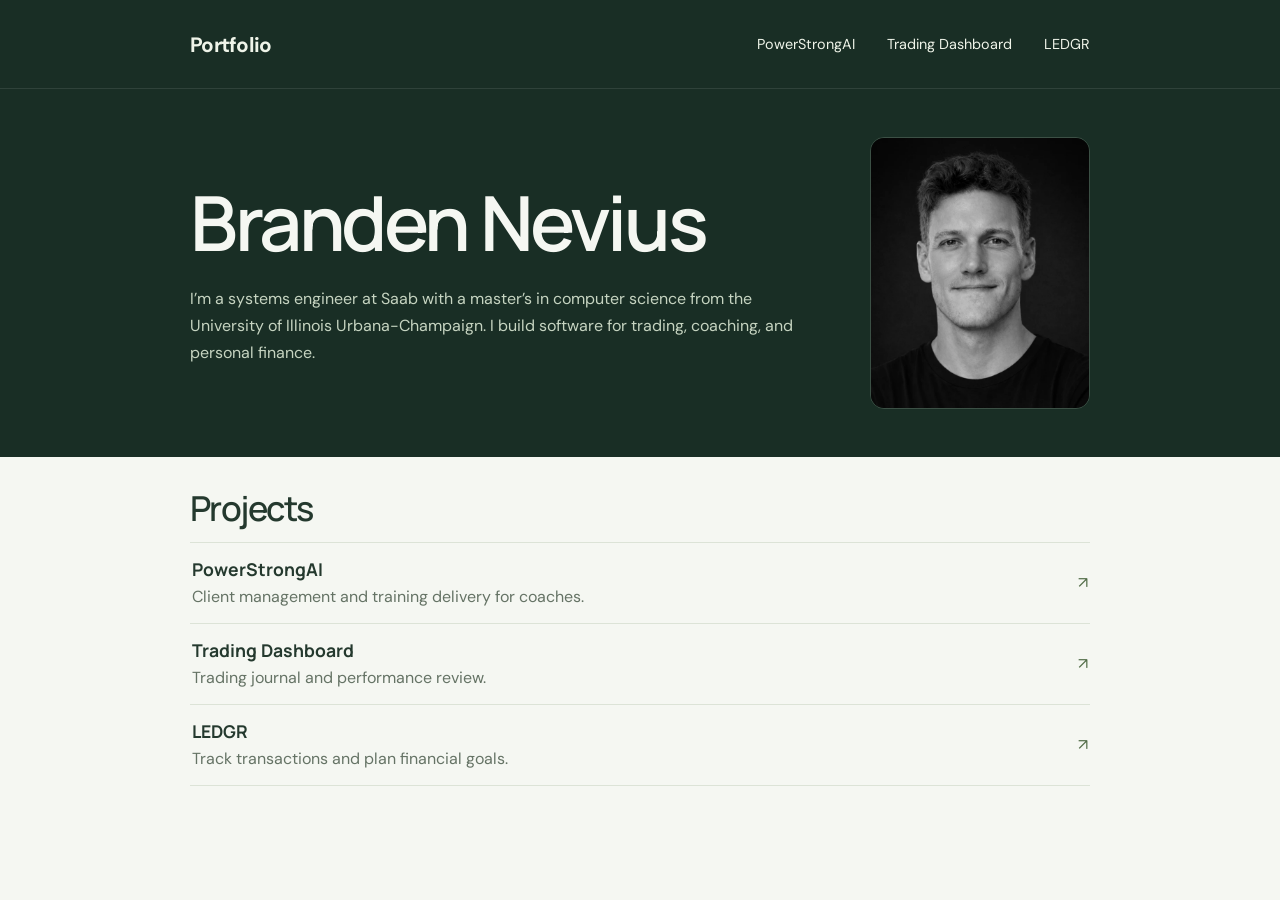
<file: index.html>
<!doctype html>
<html lang="en">
<head>
  <meta charset="utf-8">
  <meta name="viewport" content="width=device-width, initial-scale=1">
  <meta name="theme-color" content="#192e25">
  <meta name="description" content="Branden Nevius, systems engineer. Selected projects in trading, coaching, and personal finance.">
  <title>Branden Nevius | Portfolio</title>
  <link rel="stylesheet" href="powerstrong.css?v=20261126-headshot">
</head>
<body>
  <a class="skip" href="#main">Skip to content</a>
  <header class="site-nav portfolio-nav">
    <div class="wrap nav-inner">
      <a class="brand" href="index.html">Portfolio</a>
      <nav aria-label="Portfolio navigation">
        <a href="powerstrong.html">PowerStrongAI</a>
        <a href="https://monthly-trading-report.vercel.app/journal/branden/dashboard">Trading Dashboard</a>
        <a href="https://ledgr-henna.vercel.app">LEDGR</a>
      </nav>
    </div>
  </header>

  <main id="main">
    <section class="portfolio-intro" id="about" aria-labelledby="about-title">
      <div class="wrap portfolio-content portfolio-intro-layout">
        <div>
          <h1 id="about-title">Branden Nevius</h1>
          <p>I’m a systems engineer at Saab with a master’s in computer science from the University of Illinois Urbana-Champaign. I build software for trading, coaching, and personal finance.</p>
        </div>
        <img class="portfolio-portrait" src="assets/branden-headshot.webp" width="624" height="774" alt="Branden Nevius">
      </div>
    </section>

    <section class="wrap portfolio-content portfolio-projects" id="projects" aria-labelledby="projects-title">
      <h2 id="projects-title">Projects</h2>
      <ul>
        <li>
          <a href="powerstrong.html">
            <span><strong>PowerStrongAI</strong><span>Client management and training delivery for coaches.</span></span>
            <span class="portfolio-arrow" aria-hidden="true">↗</span>
          </a>
        </li>
        <li>
          <a href="https://monthly-trading-report.vercel.app/journal/branden/dashboard">
            <span><strong>Trading Dashboard</strong><span>Trading journal and performance review.</span></span>
            <span class="portfolio-arrow" aria-hidden="true">↗</span>
          </a>
        </li>
        <li>
          <a href="https://ledgr-henna.vercel.app">
            <span><strong>LEDGR</strong><span>Track transactions and plan financial goals.</span></span>
            <span class="portfolio-arrow" aria-hidden="true">↗</span>
          </a>
        </li>
      </ul>
    </section>
  </main>
</body>
</html>
</file>
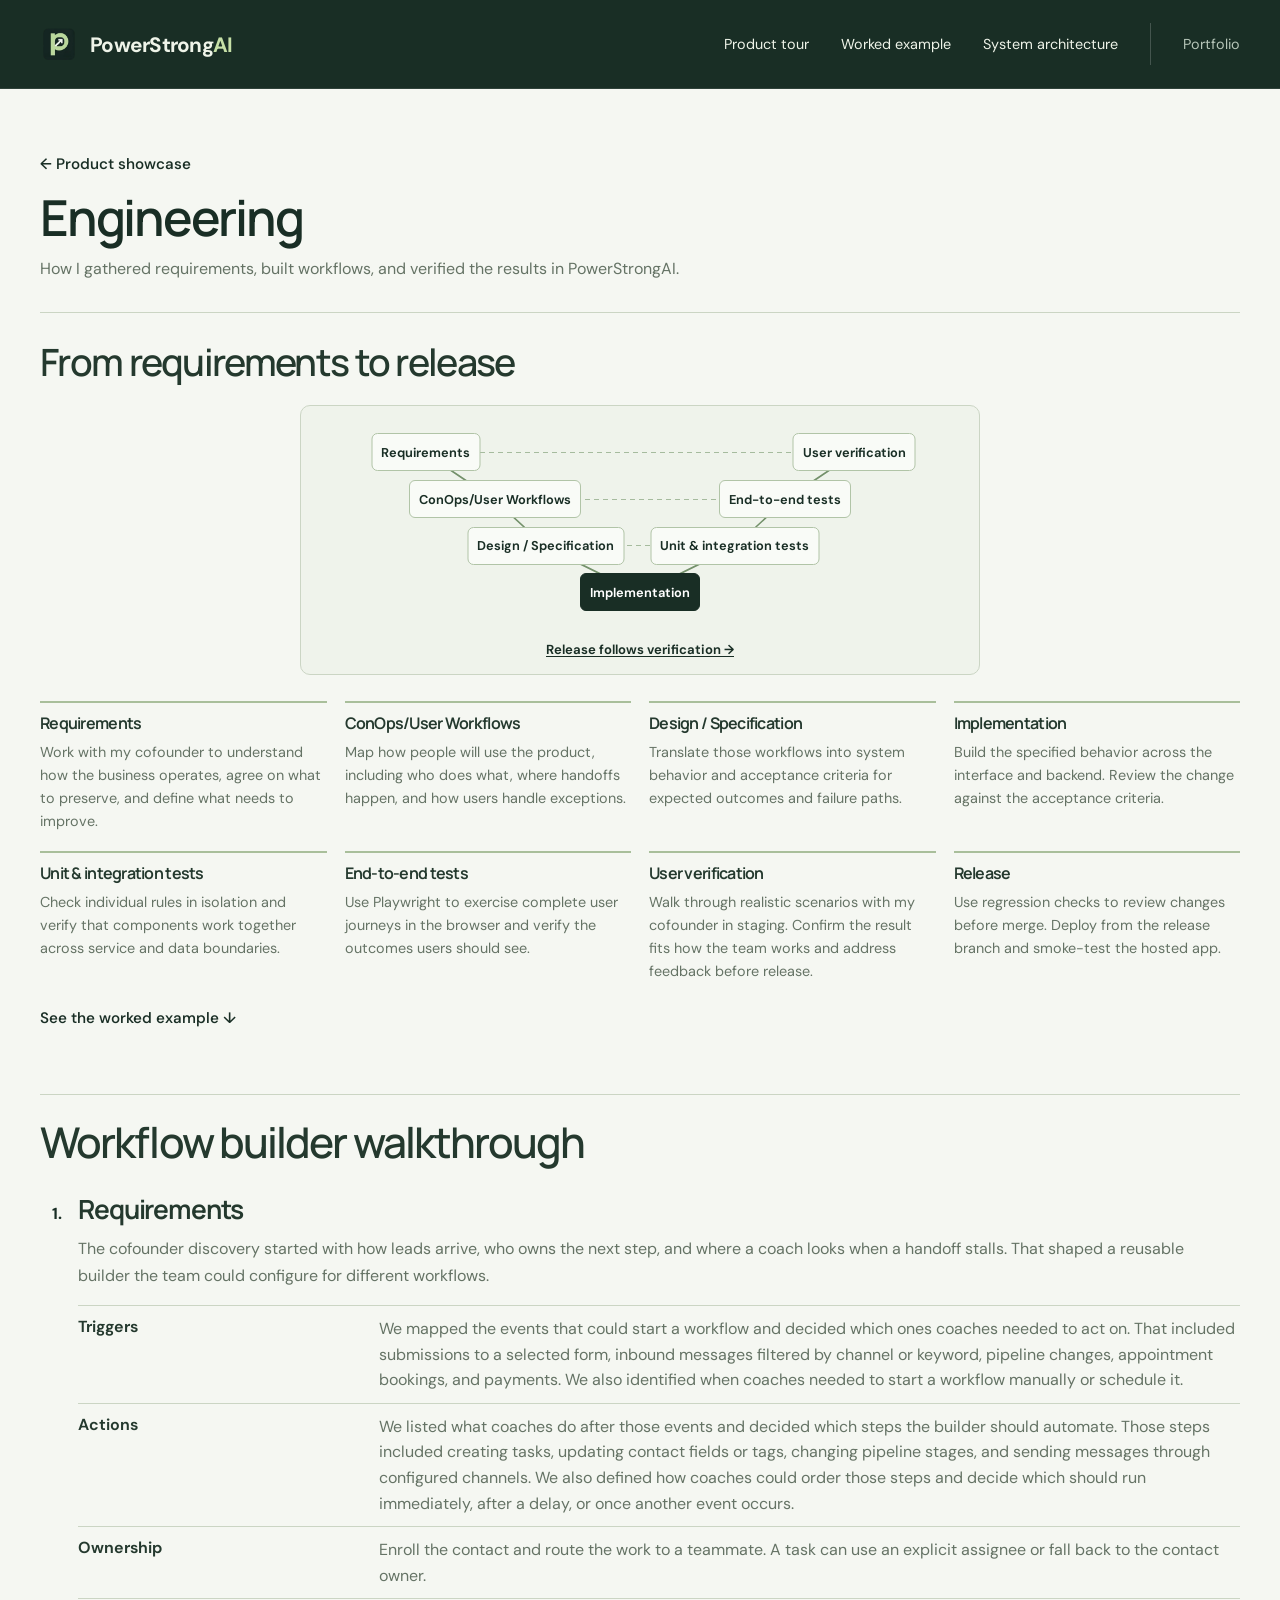
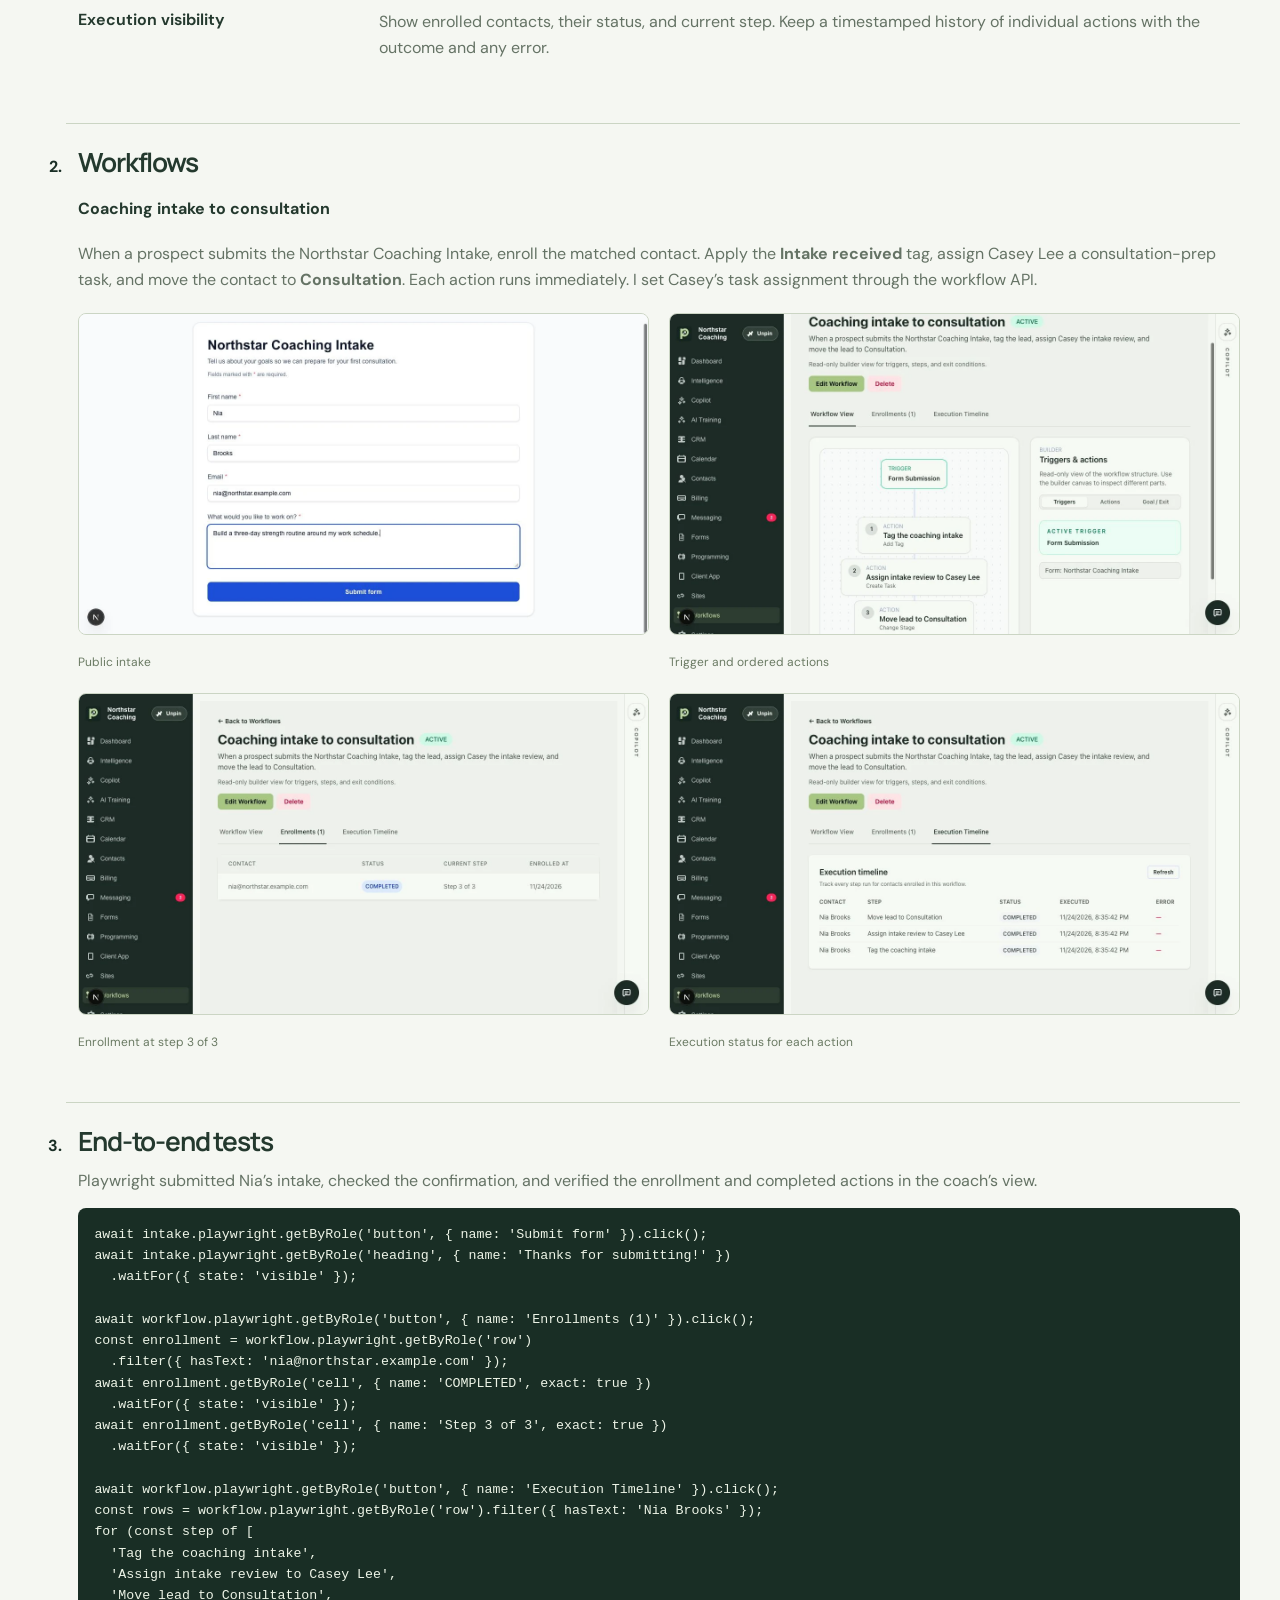
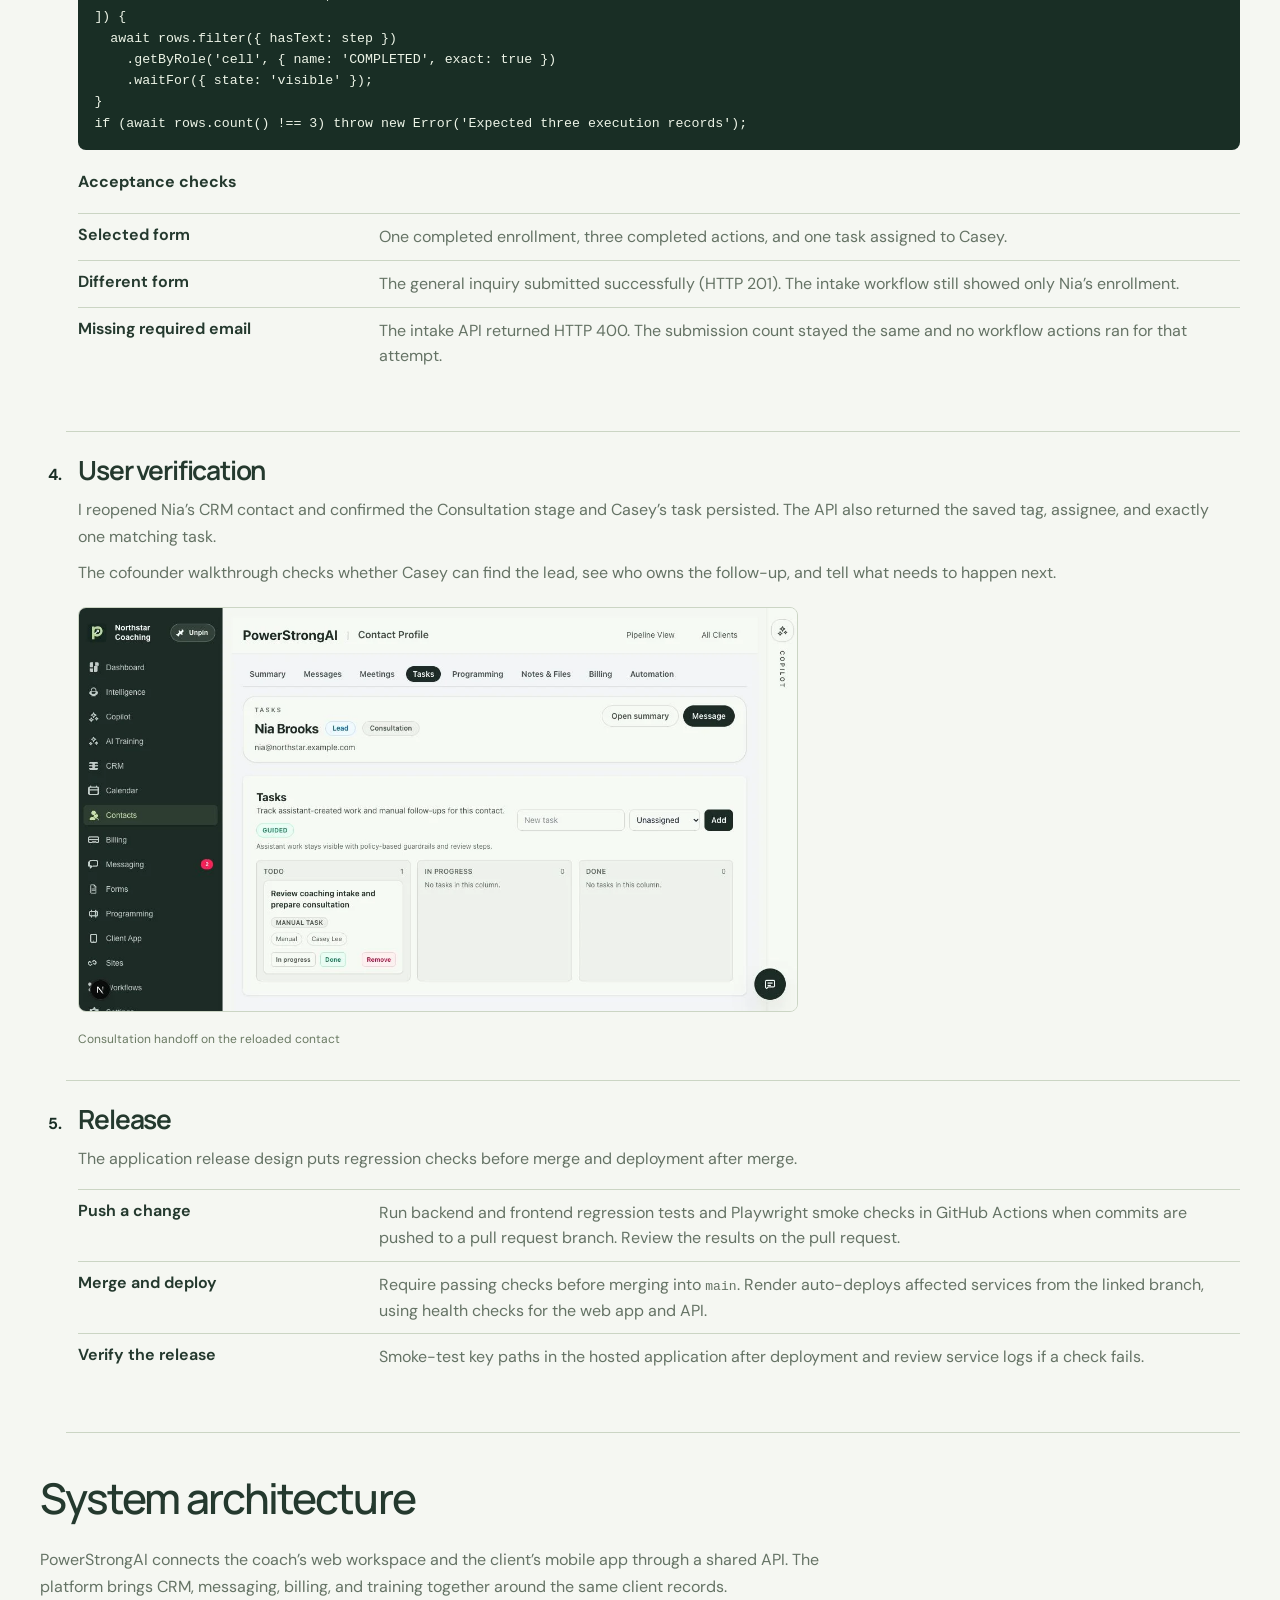
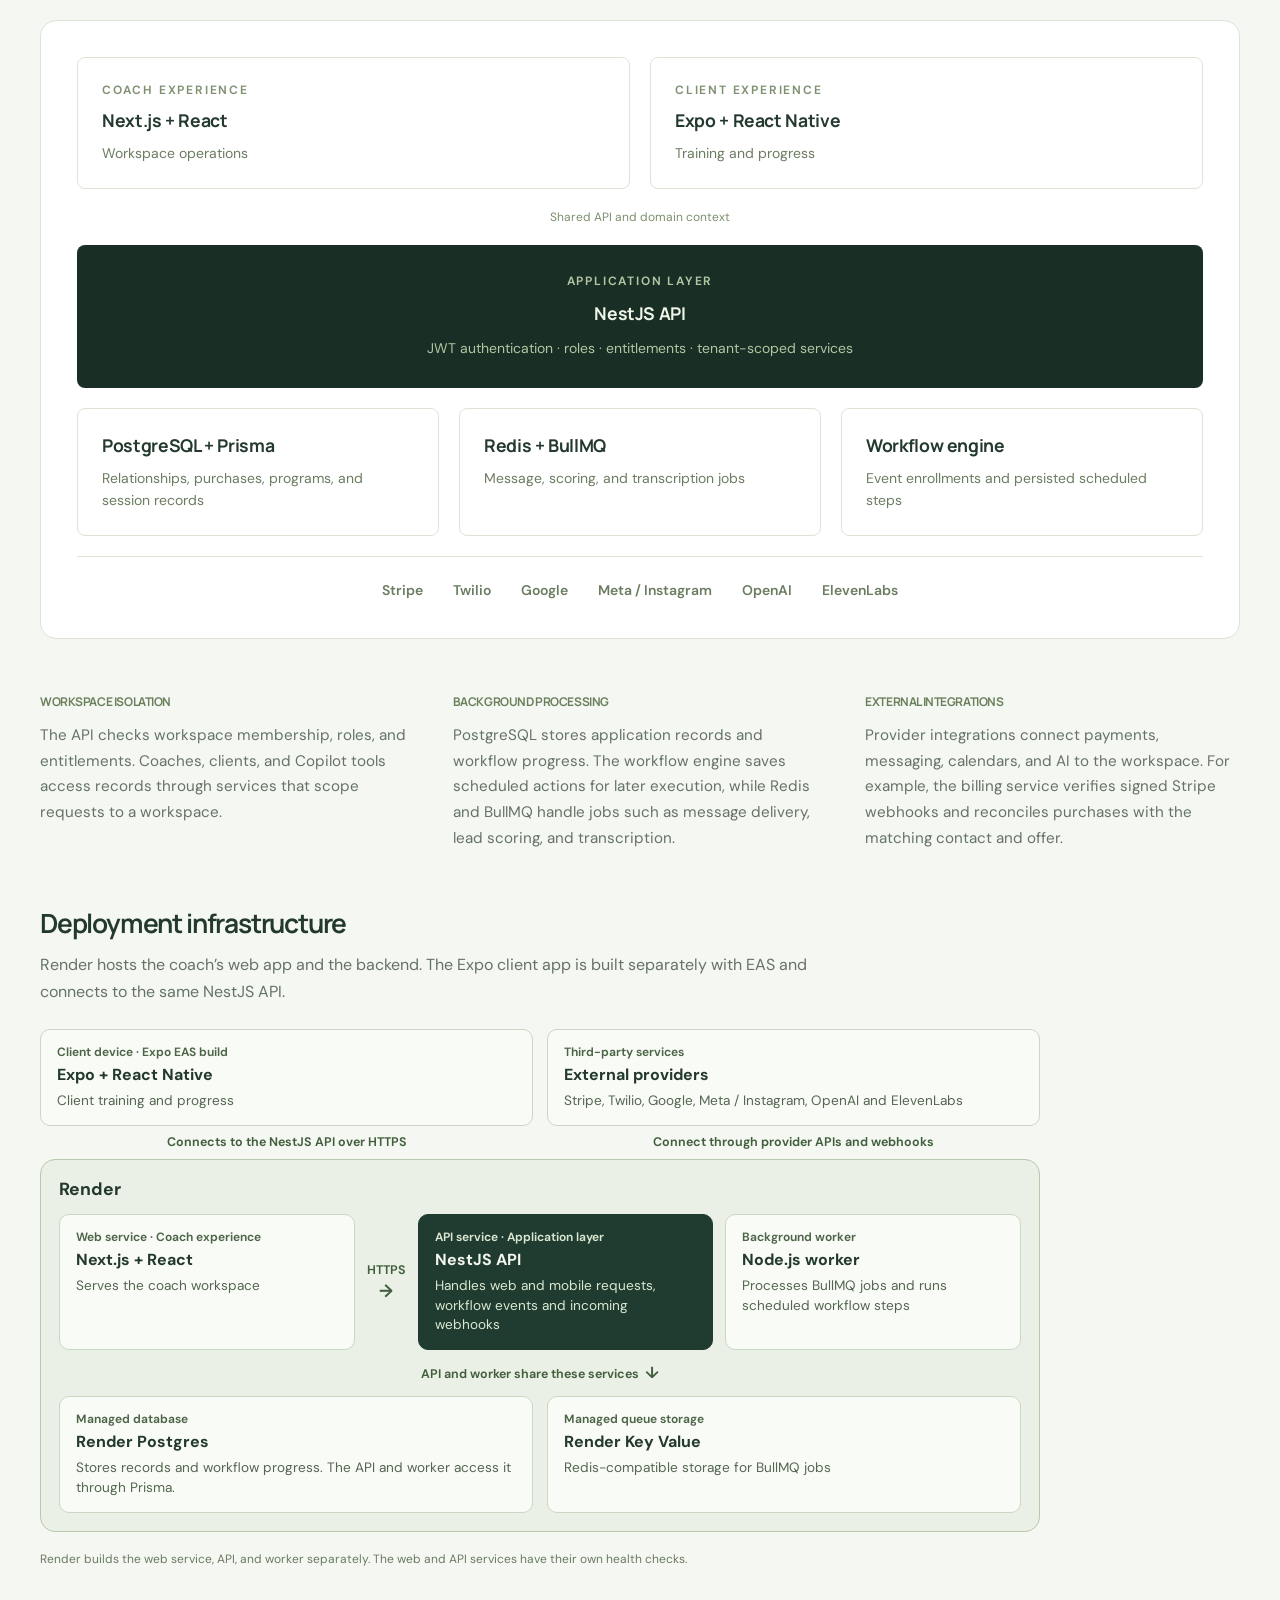
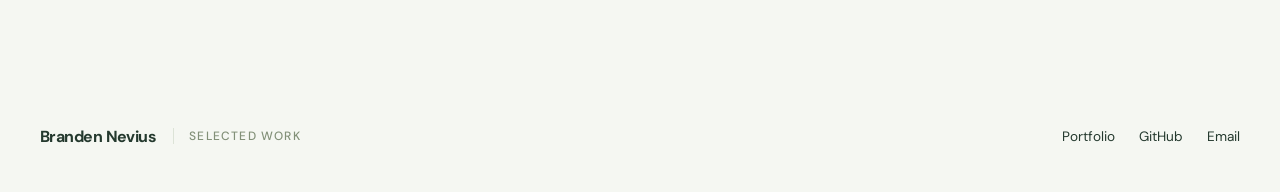
<file: powerstrong-engineering.html>
<!doctype html>
<html lang="en">
<head>
  <meta charset="utf-8">
  <meta name="viewport" content="width=device-width, initial-scale=1">
  <title>PowerStrongAI Engineering | Branden Nevius</title>
  <meta name="description" content="Architecture and workflow verification for PowerStrongAI, an independent coaching platform by Branden Nevius.">
  <meta name="theme-color" content="#192e25">
  <link rel="stylesheet" href="powerstrong.css?v=20261125-deployment">
</head>
<body>
<a class="skip" href="#main">Skip to content</a>
<header class="site-nav engineering-nav"><div class="wrap nav-inner">
  <a class="brand" href="powerstrong.html"><img src="assets/powerstrong/logo.webp" width="38" height="38" alt=""><span>PowerStrong<span class="sage">AI</span></span></a>
  <nav aria-label="Project navigation">
    <a href="powerstrong.html#tour">Product tour</a>
    <a href="#verification">Worked example</a>
    <a href="#architecture">System architecture</a>
    <a class="author-link" href="index.html">Portfolio</a>
  </nav>
</div></header>
<main id="main">
<section class="section wrap engineering engineering-page" aria-labelledby="engineering-title"><header class="engineering-intro">
  <a class="quiet-link" href="powerstrong.html">← Product showcase</a>
  <h1 id="engineering-title">Engineering</h1>
  <p>How I gathered requirements, built workflows, and verified the results in PowerStrongAI.</p>
</header>

<section class="delivery-overview" aria-labelledby="process-title">
  <h2 id="process-title">From requirements to release</h2>
  <figure class="engineering-v" aria-label="Development and verification stages">
    <ol class="v-stages">
      <li class="v-requirements"><a href="#requirements">Requirements</a></li>
      <li class="v-conops"><a href="#workflows">ConOps/User Workflows</a></li>
      <li class="v-design"><span>Design / Specification</span></li>
      <li class="v-build"><span>Implementation</span></li>
      <li class="v-unit"><span>Unit &amp; integration tests</span></li>
      <li class="v-end-to-end"><a href="#playwright">End-to-end tests</a></li>
      <li class="v-verify"><a href="#user-verification">User verification</a></li>
    </ol>
    <p><a href="#release">Release follows verification →</a></p>
  </figure>
  <ol class="process-stages">
    <li><h3>Requirements</h3><p>Work with my cofounder to understand how the business operates, agree on what to preserve, and define what needs to improve.</p></li>
    <li><h3>ConOps/User Workflows</h3><p>Map how people will use the product, including who does what, where handoffs happen, and how users handle exceptions.</p></li>
    <li><h3>Design / Specification</h3><p>Translate those workflows into system behavior and acceptance criteria for expected outcomes and failure paths.</p></li>
    <li><h3>Implementation</h3><p>Build the specified behavior across the interface and backend. Review the change against the acceptance criteria.</p></li>
    <li><h3>Unit &amp; integration tests</h3><p>Check individual rules in isolation and verify that components work together across service and data boundaries.</p></li>
    <li><h3>End-to-end tests</h3><p>Use Playwright to exercise complete user journeys in the browser and verify the outcomes users should see.</p></li>
    <li><h3>User verification</h3><p>Walk through realistic scenarios with my cofounder in staging. Confirm the result fits how the team works and address feedback before release.</p></li>
    <li><h3>Release</h3><p>Use regression checks to review changes before merge. Deploy from the release branch and smoke-test the hosted app.</p></li>
  </ol>
  <a class="quiet-link" href="#verification">See the worked example ↓</a>
</section>

<section class="browser-testing delivery-section" id="verification" aria-labelledby="verification-title">
  <h2 id="verification-title">Workflow builder walkthrough</h2>
  <ol class="delivery-steps">
    <li id="requirements">
      <h3>Requirements</h3>
      <p>The cofounder discovery started with how leads arrive, who owns the next step, and where a coach looks when a handoff stalls. That shaped a reusable builder the team could configure for different workflows.</p>
      <dl class="workflow-cases">
        <div><dt>Triggers</dt><dd>We mapped the events that could start a workflow and decided which ones coaches needed to act on. That included submissions to a selected form, inbound messages filtered by channel or keyword, pipeline changes, appointment bookings, and payments. We also identified when coaches needed to start a workflow manually or schedule it.</dd></div>
        <div><dt>Actions</dt><dd>We listed what coaches do after those events and decided which steps the builder should automate. Those steps included creating tasks, updating contact fields or tags, changing pipeline stages, and sending messages through configured channels. We also defined how coaches could order those steps and decide which should run immediately, after a delay, or once another event occurs.</dd></div>
        <div><dt>Ownership</dt><dd>Enroll the contact and route the work to a teammate. A task can use an explicit assignee or fall back to the contact owner.</dd></div>
        <div><dt>Execution visibility</dt><dd>Show enrolled contacts, their status, and current step. Keep a timestamped history of individual actions with the outcome and any error.</dd></div>
      </dl>
    </li>
    <li id="workflows">
      <h3>Workflows</h3>
      <h4>Coaching intake to consultation</h4>
      <p>When a prospect submits the Northstar Coaching Intake, enroll the matched contact. Apply the <strong>Intake received</strong> tag, assign Casey Lee a consultation-prep task, and move the contact to <strong>Consultation</strong>. Each action runs immediately. I set Casey’s task assignment through the workflow API.</p>
      <div class="delivery-gallery">
        <figure><a href="assets/powerstrong/intake-form.webp"><img src="assets/powerstrong/intake-form.webp" width="1280" height="720" alt="Public coaching intake filled out by Nia Brooks" loading="lazy"></a><figcaption>Public intake</figcaption></figure>
        <figure><a href="assets/powerstrong/intake-builder.webp"><img src="assets/powerstrong/intake-builder.webp" width="1280" height="720" alt="Builder showing the selected intake form trigger and three configured actions" loading="lazy"></a><figcaption>Trigger and ordered actions</figcaption></figure>
        <figure><a href="assets/powerstrong/intake-enrollment.webp"><img src="assets/powerstrong/intake-enrollment.webp" width="1280" height="720" alt="Enrollments table showing Nia’s run completed at step three of three" loading="lazy"></a><figcaption>Enrollment at step 3 of 3</figcaption></figure>
        <figure><a href="assets/powerstrong/intake-executions.webp"><img src="assets/powerstrong/intake-executions.webp" width="1280" height="720" alt="Execution timeline showing three completed steps for Nia Brooks" loading="lazy"></a><figcaption>Execution status for each action</figcaption></figure>
      </div>
    </li>
    <li id="playwright">
      <h3>End-to-end tests</h3>
      <p>Playwright submitted Nia’s intake, checked the confirmation, and verified the enrollment and completed actions in the coach’s view.</p>
      <pre tabindex="0"><code>await intake.playwright.getByRole('button', { name: 'Submit form' }).click();
await intake.playwright.getByRole('heading', { name: 'Thanks for submitting!' })
  .waitFor({ state: 'visible' });

await workflow.playwright.getByRole('button', { name: 'Enrollments (1)' }).click();
const enrollment = workflow.playwright.getByRole('row')
  .filter({ hasText: 'nia@northstar.example.com' });
await enrollment.getByRole('cell', { name: 'COMPLETED', exact: true })
  .waitFor({ state: 'visible' });
await enrollment.getByRole('cell', { name: 'Step 3 of 3', exact: true })
  .waitFor({ state: 'visible' });

await workflow.playwright.getByRole('button', { name: 'Execution Timeline' }).click();
const rows = workflow.playwright.getByRole('row').filter({ hasText: 'Nia Brooks' });
for (const step of [
  'Tag the coaching intake',
  'Assign intake review to Casey Lee',
  'Move lead to Consultation',
]) {
  await rows.filter({ hasText: step })
    .getByRole('cell', { name: 'COMPLETED', exact: true })
    .waitFor({ state: 'visible' });
}
if (await rows.count() !== 3) throw new Error('Expected three execution records');</code></pre>
      <h4>Acceptance checks</h4>
      <dl class="workflow-cases">
        <div><dt>Selected form</dt><dd>One completed enrollment, three completed actions, and one task assigned to Casey.</dd></div>
        <div><dt>Different form</dt><dd>The general inquiry submitted successfully (HTTP 201). The intake workflow still showed only Nia’s enrollment.</dd></div>
        <div><dt>Missing required email</dt><dd>The intake API returned HTTP 400. The submission count stayed the same and no workflow actions ran for that attempt.</dd></div>
      </dl>
    </li>
    <li id="user-verification">
      <h3>User verification</h3>
      <p>I reopened Nia’s CRM contact and confirmed the Consultation stage and Casey’s task persisted. The API also returned the saved tag, assignee, and exactly one matching task.</p>
      <p>The cofounder walkthrough checks whether Casey can find the lead, see who owns the follow-up, and tell what needs to happen next.</p>
      <figure class="delivery-result"><a href="assets/powerstrong/intake-contact.webp"><img src="assets/powerstrong/intake-contact.webp" width="1280" height="720" alt="Reopened Nia Brooks contact in Consultation with an intake review task assigned to Casey Lee" loading="lazy"></a><figcaption>Consultation handoff on the reloaded contact</figcaption></figure>
    </li>
    <li id="release">
      <h3>Release</h3>
      <p>The application release design puts regression checks before merge and deployment after merge.</p>
      <dl class="workflow-cases">
        <div><dt>Push a change</dt><dd>Run backend and frontend regression tests and Playwright smoke checks in GitHub Actions when commits are pushed to a pull request branch. Review the results on the pull request.</dd></div>
        <div><dt>Merge and deploy</dt><dd>Require passing checks before merging into <code>main</code>. Render auto-deploys affected services from the linked branch, using health checks for the web app and API.</dd></div>
        <div><dt>Verify the release</dt><dd>Smoke-test key paths in the hosted application after deployment and review service logs if a check fails.</dd></div>
      </dl>
    </li>
  </ol>
</section>
<section class="engineering-architecture" id="architecture" aria-labelledby="architecture-title">
  <h2 id="architecture-title">System architecture</h2>
  <p class="architecture-intro">PowerStrongAI connects the coach’s web workspace and the client’s mobile app through a shared API. The platform brings CRM, messaging, billing, and training together around the same client records.</p>
  <div class="architecture" aria-label="Application architecture"><div class="arch-experiences"><div><small>COACH EXPERIENCE</small><strong>Next.js + React</strong><span>Workspace operations</span></div><div><small>CLIENT EXPERIENCE</small><strong>Expo + React Native</strong><span>Training and progress</span></div></div><div class="arch-bridge">Shared API and domain context</div><div class="arch-api"><small>APPLICATION LAYER</small><strong>NestJS API</strong><span>JWT authentication · roles · entitlements · tenant-scoped services</span></div><div class="arch-foundations"><div><strong>PostgreSQL + Prisma</strong><span>Relationships, purchases, programs, and session records</span></div><div><strong>Redis + BullMQ</strong><span>Message, scoring, and transcription jobs</span></div><div><strong>Workflow engine</strong><span>Event enrollments and persisted scheduled steps</span></div></div><div class="providers"><span>Stripe</span><span>Twilio</span><span>Google</span><span>Meta / Instagram</span><span>OpenAI</span><span>ElevenLabs</span></div></div>
  <div class="engineering-grid">
    <article>
      <h3 class="eyebrow">WORKSPACE ISOLATION</h3>
      <p>The API checks workspace membership, roles, and entitlements. Coaches, clients, and Copilot tools access records through services that scope requests to a workspace.</p>
    </article>
    <article>
      <h3 class="eyebrow">BACKGROUND PROCESSING</h3>
      <p>PostgreSQL stores application records and workflow progress. The workflow engine saves scheduled actions for later execution, while Redis and BullMQ handle jobs such as message delivery, lead scoring, and transcription.</p>
    </article>
    <article>
      <h3 class="eyebrow">EXTERNAL INTEGRATIONS</h3>
      <p>Provider integrations connect payments, messaging, calendars, and AI to the workspace. For example, the billing service verifies signed Stripe webhooks and reconciles purchases with the matching contact and offer.</p>
    </article>
  </div>
  <section class="deployment-section" id="deployment" aria-labelledby="deployment-title">
    <h3 id="deployment-title">Deployment infrastructure</h3>
    <p class="architecture-intro">Render hosts the coach’s web app and the backend. The Expo client app is built separately with EAS and connects to the same NestJS API.</p>
    <figure class="deployment-diagram" aria-labelledby="deployment-title">
      <div class="deployment-edges">
        <div class="deployment-edge">
          <div class="deployment-node">
            <small>Client device · Expo EAS build</small>
            <strong>Expo + React Native</strong>
            <span>Client training and progress</span>
          </div>
          <p class="deployment-connection">Connects to the NestJS API over HTTPS</p>
        </div>
        <div class="deployment-edge">
          <div class="deployment-node">
            <small>Third-party services</small>
            <strong>External providers</strong>
            <span>Stripe, Twilio, Google, Meta / Instagram, OpenAI and ElevenLabs</span>
          </div>
          <p class="deployment-connection">Connect through provider APIs and webhooks</p>
        </div>
      </div>
      <div class="deployment-render">
        <h4>Render</h4>
        <div class="deployment-processes">
          <div class="deployment-node">
            <small>Web service · Coach experience</small>
            <strong>Next.js + React</strong>
            <span>Serves the coach workspace</span>
          </div>
          <div class="deployment-https">HTTPS <span aria-hidden="true">→</span><span aria-hidden="true">↓</span></div>
          <div class="deployment-node deployment-api">
            <small>API service · Application layer</small>
            <strong>NestJS API</strong>
            <span>Handles web and mobile requests, workflow events and incoming webhooks</span>
          </div>
          <div class="deployment-node">
            <small>Background worker</small>
            <strong>Node.js worker</strong>
            <span>Processes BullMQ jobs and runs scheduled workflow steps</span>
          </div>
        </div>
        <p class="deployment-connection deployment-shared">API and worker share these services <span aria-hidden="true">↓</span></p>
        <div class="deployment-storage">
          <div class="deployment-node">
            <small>Managed database</small>
            <strong>Render Postgres</strong>
            <span>Stores records and workflow progress. The API and worker access it through Prisma.</span>
          </div>
          <div class="deployment-node">
            <small>Managed queue storage</small>
            <strong>Render Key Value</strong>
            <span>Redis-compatible storage for BullMQ jobs</span>
          </div>
        </div>
      </div>
      <figcaption>Render builds the web service, API, and worker separately. The web and API services have their own health checks.</figcaption>
    </figure>
  </section>
</section>
</section>
</main>
<footer class="wrap footer"><a class="brand" href="index.html">Branden Nevius<span class="footer-label">SELECTED WORK</span></a><div><a href="index.html">Portfolio</a><a href="https://github.com/brandennevius">GitHub</a><a href="mailto:brandennevius@gmail.com">Email</a></div></footer>
</body>
</html>
</file>
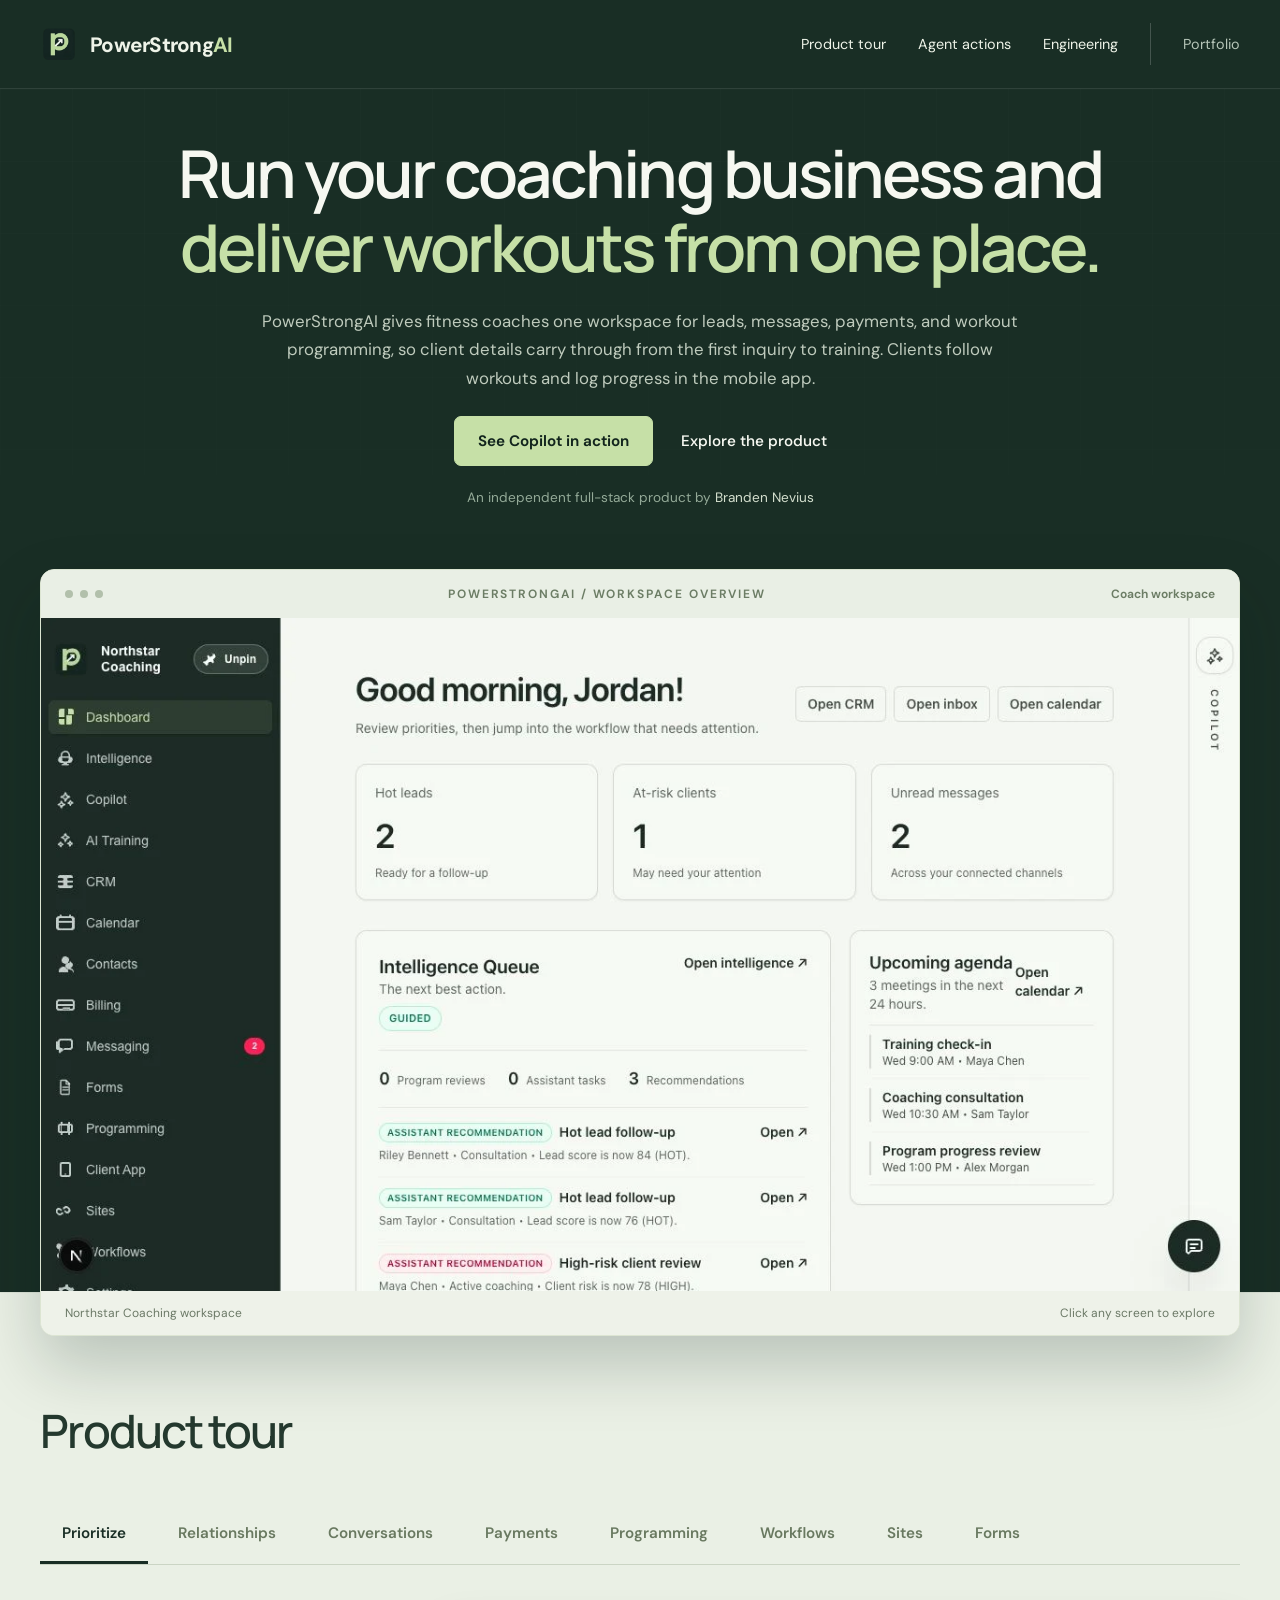
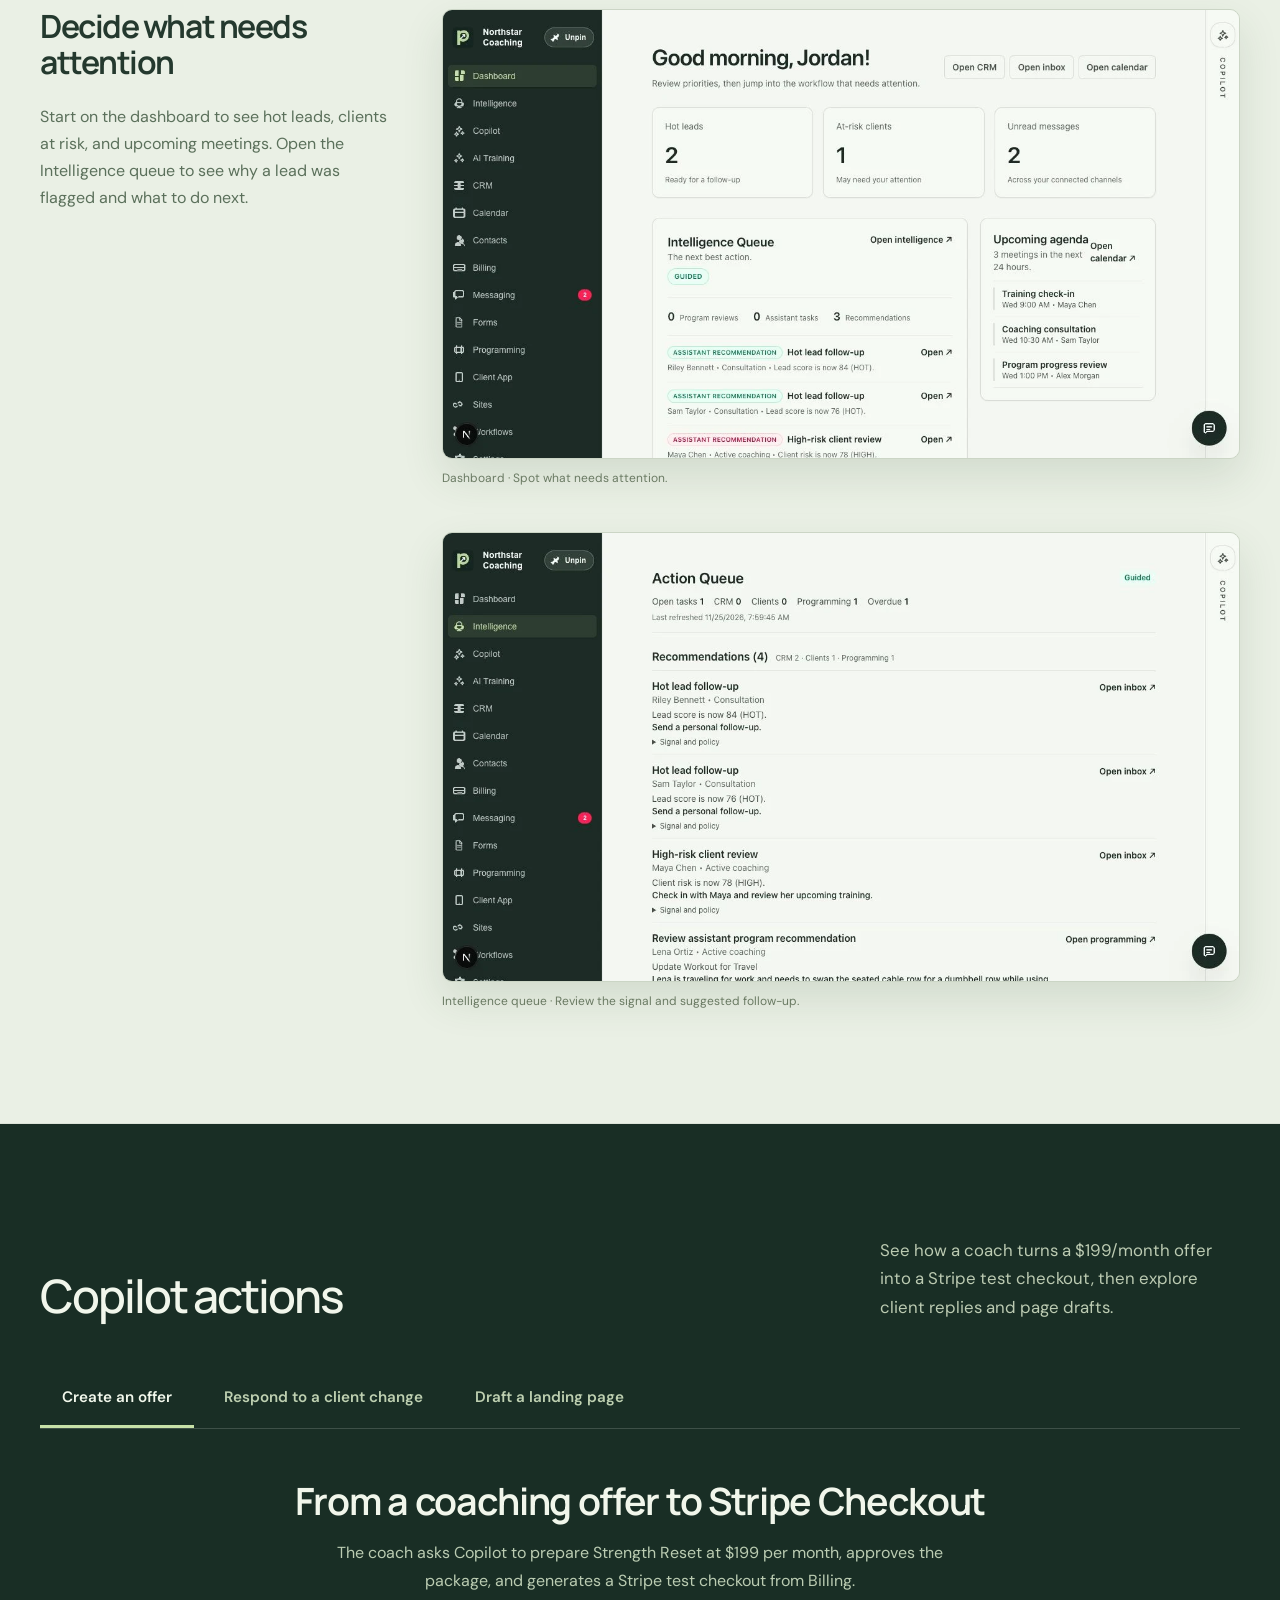
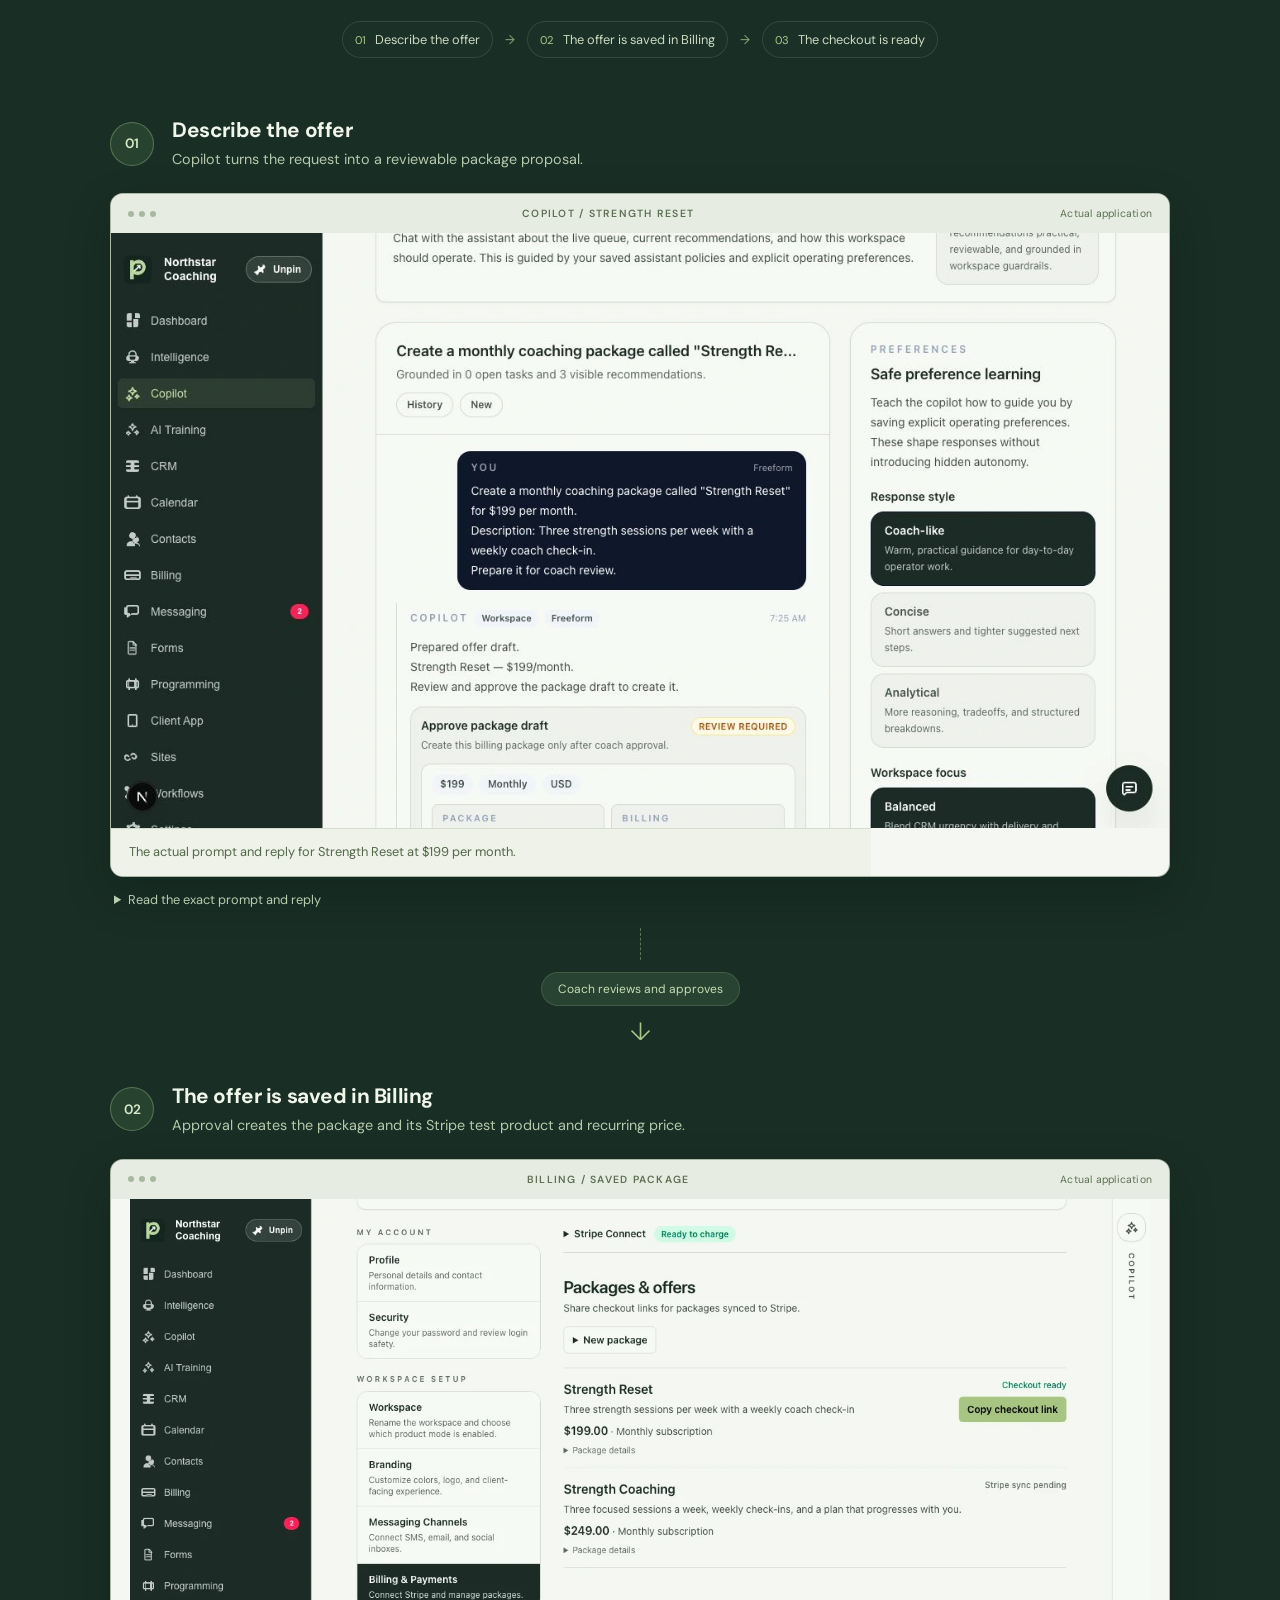
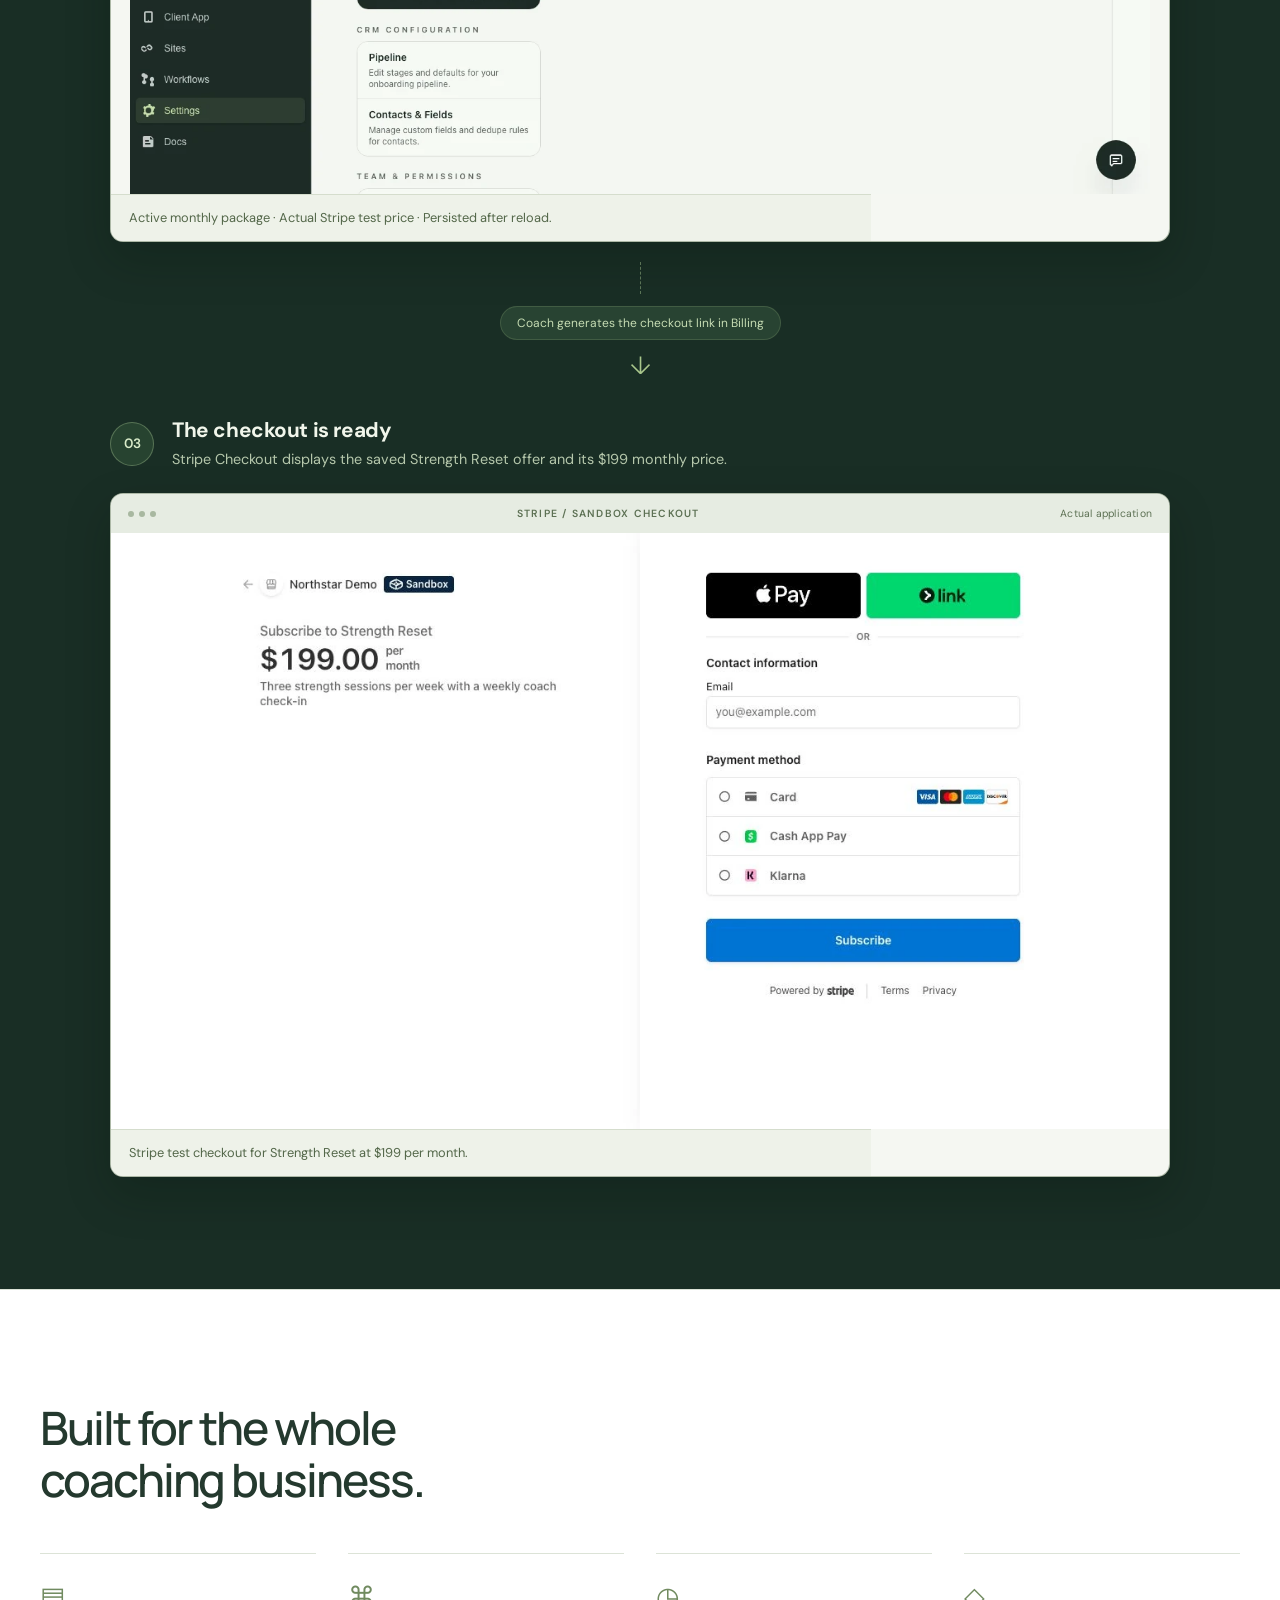
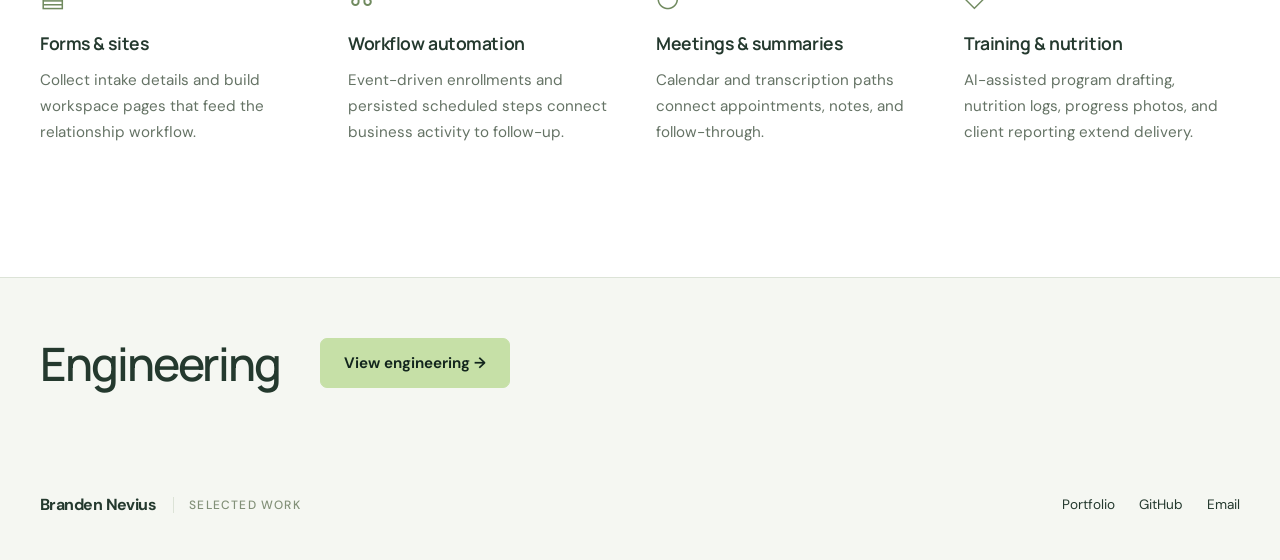
<file: powerstrong.html>
<!doctype html>
<html lang="en">
<head>
<meta charset="utf-8"><meta name="viewport" content="width=device-width,initial-scale=1">
<title>PowerStrongAI — Run your coaching business and deliver workouts from one place. | Branden Nevius</title>
<meta name="description" content="PowerStrongAI combines a CRM, inbox, payments, and workout programming with a mobile training app for clients.">
<meta property="og:title" content="PowerStrongAI — Run your coaching business and deliver workouts from one place.">
<meta property="og:description" content="Manage inquiries, payments, and training plans in one workspace. Clients follow workouts and log progress in the mobile app.">
<meta property="og:image" content="https://brandennevius.github.io/assets/powerstrong/workspace-next-action.webp?v=20261125-unread">
<meta property="og:type" content="website"><meta name="theme-color" content="#192e25">
<link rel="stylesheet" href="powerstrong.css?v=20261125-coaching-headline"><script src="powerstrong.js?v=20261125-offer-first" defer></script>
</head>
<body>
<a class="skip" href="#main">Skip to content</a>
<header class="site-nav product-nav"><div class="wrap nav-inner">
<a class="brand" href="#"><img src="assets/powerstrong/logo.webp" width="38" height="38" alt=""><span>PowerStrong<span class="sage">AI</span></span></a>
<nav aria-label="Project navigation"><a href="#tour">Product tour</a><a href="#agent-actions">Agent actions</a><a href="powerstrong-engineering.html">Engineering</a><a class="author-link" href="index.html">Portfolio</a></nav>
</div></header>
<main id="main">
<section class="hero">
<div class="hero-grid" aria-hidden="true"></div>
<div class="wrap hero-copy">
<h1>Run your coaching business and <em>deliver workouts from one place.</em></h1>
<p class="hero-lede">PowerStrongAI gives fitness coaches one workspace for leads, messages, payments, and workout programming, so client details carry through from the first inquiry to training. Clients follow workouts and log progress in the mobile app.</p>
<div class="hero-actions"><a class="button primary" href="#agent-actions" data-open-tab="tab-agent-offer">See Copilot in action</a><a class="quiet-link" href="#tour">Explore the product</a></div>
<p class="build-credit">An independent full-stack product by <a href="index.html">Branden Nevius</a></p>
</div>
<div class="wrap hero-product">
<div class="window-bar"><span class="window-dots" aria-hidden="true"><i></i><i></i><i></i></span><span>POWERSTRONGAI / WORKSPACE OVERVIEW</span><span class="window-note">Coach workspace</span></div>
<button class="capture hero-capture" data-zoom aria-label="Enlarge the PowerStrongAI dashboard"><img src="assets/powerstrong/workspace-next-action.webp?v=20261125-unread" width="1280" height="720" alt="Northstar Coaching dashboard with priority metrics, an intelligence queue, and contextual next steps" fetchpriority="high"></button>
<div class="capture-foot"><span>Northstar Coaching workspace</span><span>Click any screen to explore</span></div>
</div>
</section>
<section class="tour-section" id="tour" aria-labelledby="tour-title">
<div class="wrap section">
  <div class="section-heading"><h2 id="tour-title">Product tour</h2></div>
  <div class="tour-tabs" role="tablist" aria-label="Product walkthrough">
    <button id="tab-prioritize" role="tab" aria-selected="true" aria-controls="panel-prioritize" tabindex="0">Prioritize</button>
    <button id="tab-relationships" role="tab" aria-selected="false" aria-controls="panel-relationships" tabindex="-1">Relationships</button>
    <button id="tab-conversations" role="tab" aria-selected="false" aria-controls="panel-conversations" tabindex="-1">Conversations</button>
    <button id="tab-payments" role="tab" aria-selected="false" aria-controls="panel-payments" tabindex="-1">Payments</button>
    <button id="tab-programming" role="tab" aria-selected="false" aria-controls="panel-programming" tabindex="-1">Programming</button>
    <button id="tab-workflows" role="tab" aria-selected="false" aria-controls="panel-workflows" tabindex="-1">Workflows</button>
    <button id="tab-sites" role="tab" aria-selected="false" aria-controls="panel-sites" tabindex="-1">Sites</button>
    <button id="tab-forms" role="tab" aria-selected="false" aria-controls="panel-forms" tabindex="-1">Forms</button>
  </div>
  <div class="tour-panel" role="tabpanel" id="panel-prioritize" aria-labelledby="tab-prioritize" tabindex="0">
    <div class="tour-copy"><h3>Decide what needs attention</h3><p>Start on the dashboard to see hot leads, clients at risk, and upcoming meetings. Open the Intelligence queue to see why a lead was flagged and what to do next.</p></div>
    <div class="tour-frames">
      <figure><button class="capture" data-zoom aria-label="Enlarge Dashboard"><img src="assets/powerstrong/workspace-next-action.webp?v=20261125-unread" width="1280" height="720" alt="Coach dashboard with priorities and upcoming meetings" loading="lazy"></button><figcaption>Dashboard · Spot what needs attention.</figcaption></figure>
      <figure><button class="capture" data-zoom aria-label="Enlarge Intelligence queue"><img src="assets/powerstrong/tour-intelligence.webp?v=20261125-layout" width="1280" height="720" alt="Intelligence Action Queue with follow-up recommendations for Riley and Sam" loading="lazy"></button><figcaption>Intelligence queue · Review the signal and suggested follow-up.</figcaption></figure>
    </div>
  </div>
  <div class="tour-panel" role="tabpanel" id="panel-relationships" aria-labelledby="tab-relationships" tabindex="0" hidden>
    <div class="tour-copy"><h3>Track leads and clients through the pipeline</h3><p>The sales pipeline shows who is at each stage. Alex Morgan is in Active coaching. Open his contact record to see the current stage, upcoming meeting, and training coverage.</p></div>
    <div class="tour-frames">
      <figure><button class="capture" data-zoom aria-label="Enlarge Pipeline board"><img src="assets/powerstrong/tour-pipeline.webp" width="1760" height="900" alt="Sales Pipeline board with Alex Morgan under Active coaching" loading="lazy"></button><figcaption>Pipeline board · Find Alex in Active coaching.</figcaption></figure>
      <figure><button class="capture" data-zoom aria-label="Enlarge Contact record"><img src="assets/powerstrong/tour-contact.webp?v=20261125-layout" width="1280" height="720" alt="Alex Morgan’s CRM profile showing his stage, next meeting, and program coverage" loading="lazy"></button><figcaption>Contact record · Review the stage and what comes next.</figcaption></figure>
    </div>
  </div>
  <div class="tour-panel" role="tabpanel" id="panel-conversations" aria-labelledby="tab-conversations" tabindex="0" hidden>
    <div class="tour-copy"><h3>From Instagram inquiry to reply draft</h3><p>Jules asks about coaching in an Instagram DM. The inbox shows the original message and an editable consultation reply. The coach can also review the same thread from Jules’s contact record.</p></div>
    <div class="tour-frames">
      <figure><button class="capture" data-zoom aria-label="Enlarge Unified Inbox"><img src="assets/powerstrong/inbox-instagram-clean.webp?v=20261125-showcase-refresh" width="1280" height="760" alt="Unified Inbox showing Jules Rivera’s Instagram inquiry and consultation reply draft" loading="lazy"></button><figcaption>Unified Inbox · Open the inbound Instagram inquiry.</figcaption></figure>
      <figure><button class="capture" data-zoom aria-label="Enlarge Contact messages"><img src="assets/powerstrong/tour-instagram-contact.webp?v=20261125-layout" width="1280" height="720" alt="Jules Rivera’s contact messages showing the Instagram thread and draft review controls" loading="lazy"></button><figcaption>Contact messages · Review and approve the reply draft before sending.</figcaption></figure>
    </div>
  </div>
  <div class="tour-panel" role="tabpanel" id="panel-payments" aria-labelledby="tab-payments" tabindex="0" hidden>
    <div class="tour-copy"><h3>From a saved offer to checkout</h3><p>Coaches save a reusable offer in Billing and generate a checkout link. The Strength Reset example shows the saved package and the matching $199 monthly subscription in Stripe test checkout.</p></div>
    <div class="tour-frames">
      <figure><button class="capture" data-zoom aria-label="Enlarge Billing"><img src="assets/powerstrong/agent-offer-saved.webp?v=20261125-showcase-refresh" width="1440" height="840" alt="Strength Reset offer saved in PowerStrongAI Billing" loading="lazy"></button><figcaption>Billing · The saved offer is ready for a checkout link.</figcaption></figure>
      <figure><button class="capture" data-zoom aria-label="Enlarge Checkout"><img src="assets/powerstrong/agent-offer-checkout.webp" width="1280" height="720" alt="Stripe test checkout for the same Strength Reset subscription" loading="lazy"></button><figcaption>Checkout · Open the link generated for that offer.</figcaption></figure>
    </div>
  </div>
  <div class="tour-panel" role="tabpanel" id="panel-programming" aria-labelledby="tab-programming" tabindex="0" hidden>
    <div class="tour-copy"><h3>Turn a training template into a client schedule</h3><p>Build a reusable program with workouts laid out by week. Assign it to a client with a start date. Alex’s record shows Foundations of Strength and the workouts ahead.</p></div>
    <div class="tour-frames">
      <figure><button class="capture" data-zoom aria-label="Enlarge Program builder"><img src="assets/powerstrong/programming.webp" width="1280" height="720" alt="Foundations of Strength program builder with weekly workouts" loading="lazy"></button><figcaption>Program builder · Plan the workouts in a reusable template.</figcaption></figure>
      <figure><button class="capture" data-zoom aria-label="Enlarge Client programming"><img src="assets/powerstrong/tour-assignment.webp" width="1280" height="720" alt="Alex Morgan’s Foundations of Strength assignment with 17 future workouts" loading="lazy"></button><figcaption>Client programming · Verify the assigned plan and upcoming workouts.</figcaption></figure>
    </div>
  </div>
  <div class="tour-panel" role="tabpanel" id="panel-workflows" aria-labelledby="tab-workflows" tabindex="0" hidden>
    <div class="tour-copy"><h3>Turn an intake into an assigned follow-up</h3><p>Choose the form that starts the workflow, then set the actions it should run. For Northstar, the intake tags the contact, assigns Casey a task, and moves the lead to Consultation.</p></div>
    <div class="tour-frames">
      <figure><button class="capture" data-zoom aria-label="Enlarge Workflow builder"><img src="assets/powerstrong/intake-builder.webp" width="1280" height="720" alt="Workflow builder showing the Northstar form trigger and three ordered actions" loading="lazy"></button><figcaption>Workflow builder · Configure the trigger and actions.</figcaption></figure>
      <figure><button class="capture" data-zoom aria-label="Enlarge Execution timeline"><img src="assets/powerstrong/intake-executions.webp" width="1280" height="720" alt="Workflow execution timeline showing three completed actions for Nia Brooks" loading="lazy"></button><figcaption>Execution timeline · Check the outcome of each action.</figcaption></figure>
    </div>
  </div>
  <div class="tour-panel" role="tabpanel" id="panel-sites" aria-labelledby="tab-sites" tabindex="0" hidden>
    <div class="tour-copy"><h3>Publish a page that leads to intake</h3><p>Build a landing page with the site editor, then publish it with a button that opens the coaching intake. Northstar uses its landing page to explain the service and give prospects a clear next step.</p></div>
    <div class="tour-frames">
      <figure><button class="capture" data-zoom aria-label="Enlarge Sites editor"><img src="assets/powerstrong/tour-site-editor.webp?v=20261125-showcase-refresh" width="1280" height="760" alt="Northstar coaching landing page open in the Sites editor" loading="lazy"></button><figcaption>Sites editor · Set the page content, styling, and publishing options.</figcaption></figure>
      <figure><button class="capture" data-zoom aria-label="Enlarge Published page"><img src="assets/powerstrong/tour-site-public.webp?v=20261125-showcase-refresh" width="1280" height="900" alt="Published Northstar coaching landing page with a button to open the intake form" loading="lazy"></button><figcaption>Published page · Prospects can review the coaching offer and open the intake.</figcaption></figure>
    </div>
  </div>
  <div class="tour-panel" role="tabpanel" id="panel-forms" aria-labelledby="tab-forms" tabindex="0" hidden>
    <div class="tour-copy"><h3>Collect the details a coach needs</h3><p>Manage intake forms, questionnaires, and agreements from one place. The Northstar intake asks for contact details and training goals before a consultation.</p></div>
    <div class="tour-frames">
      <figure><button class="capture" data-zoom aria-label="Enlarge Form templates"><img src="assets/powerstrong/tour-forms.webp" width="1280" height="720" alt="Forms page listing the active Northstar Coaching Intake and other templates" loading="lazy"></button><figcaption>Form templates · Manage reusable intake and check-in forms.</figcaption></figure>
      <figure><button class="capture" data-zoom aria-label="Enlarge Public intake"><img src="assets/powerstrong/intake-form.webp" width="1280" height="720" alt="Northstar public coaching intake filled out with a training goal" loading="lazy"></button><figcaption>Public intake · Capture the prospect’s goals and contact details.</figcaption></figure>
    </div>
  </div>
</div>
</section>
<section class="agent-section" id="agent-actions" aria-labelledby="agent-title"><div class="wrap section">
<div class="section-heading"><h2 id="agent-title">Copilot actions</h2><p>See how a coach turns a $199/month offer into a Stripe test checkout, then explore client replies and page drafts.</p></div>
<div class="tour-tabs" role="tablist" aria-label="Agent actions walkthrough">
  <button id="tab-agent-offer" role="tab" aria-selected="true" aria-controls="panel-agent-offer" tabindex="0">Create an offer</button>
  <button id="tab-agent-draft" role="tab" aria-selected="false" aria-controls="panel-agent-draft" tabindex="-1">Respond to a client change</button>
  <button id="tab-agent-site" role="tab" aria-selected="false" aria-controls="panel-agent-site" tabindex="-1">Draft a landing page</button>
</div>
<div class="agent-story" role="tabpanel" id="panel-agent-offer" aria-labelledby="tab-agent-offer" tabindex="0"><div class="flow-intro"><h3>From a coaching offer to Stripe Checkout</h3><p>The coach asks Copilot to prepare Strength Reset at $199 per month, approves the package, and generates a Stripe test checkout from Billing.</p></div><nav class="flow-map" aria-label="Steps in this example"><a href="#flow-offer-1"><span>01</span>Describe the offer</a><span aria-hidden="true" class="map-arrow">→</span><a href="#flow-offer-2"><span>02</span>The offer is saved in Billing</a><span aria-hidden="true" class="map-arrow">→</span><a href="#flow-offer-3"><span>03</span>The checkout is ready</a></nav><ol class="image-flow"><li class="flow-stage" id="flow-offer-1"><header class="flow-stage-heading"><span class="flow-number">01</span><div><h4>Describe the offer</h4><p>Copilot turns the request into a reviewable package proposal.</p></div></header><figure class="flow-frame"><div class="flow-frame-top"><span class="flow-dots" aria-hidden="true"><i></i><i></i><i></i></span><span>COPILOT / STRENGTH RESET</span><span class="flow-capture-label">Actual application</span></div><button class="capture" data-zoom aria-label="Enlarge create an offer step 1"><img src="assets/powerstrong/flow-offer-conversation.webp" width="1280" height="720" alt="The actual prompt and reply for Strength Reset at $199 per month." loading="lazy"></button><figcaption>The actual prompt and reply for Strength Reset at $199 per month.</figcaption></figure><details class="flow-transcript"><summary>Read the exact prompt and reply</summary><div><p class="transcript-label">Your prompt</p><blockquote>Create a monthly coaching package called &quot;Strength Reset&quot; for $199 per month.
Description: Three strength sessions per week with a weekly coach check-in.
Prepare it for coach review.</blockquote><p class="transcript-label">Copilot’s reply</p><blockquote>Prepared offer draft.
Strength Reset — $199/month.
Review and approve the package draft to create it.</blockquote></div></details><div class="flow-connector"><span class="connector-stem" aria-hidden="true"></span><p>Coach reviews and approves</p><span class="connector-arrow" aria-hidden="true">↓</span></div></li><li class="flow-stage" id="flow-offer-2"><header class="flow-stage-heading"><span class="flow-number">02</span><div><h4>The offer is saved in Billing</h4><p>Approval creates the package and its Stripe test product and recurring price.</p></div></header><figure class="flow-frame"><div class="flow-frame-top"><span class="flow-dots" aria-hidden="true"><i></i><i></i><i></i></span><span>BILLING / SAVED PACKAGE</span><span class="flow-capture-label">Actual application</span></div><button class="capture" data-zoom aria-label="Enlarge create an offer step 2"><img src="assets/powerstrong/agent-offer-saved.webp?v=20261125-showcase-refresh" width="1440" height="840" alt="Active monthly package · Actual Stripe test price · Persisted after reload." loading="lazy"></button><figcaption>Active monthly package · Actual Stripe test price · Persisted after reload.</figcaption></figure><div class="flow-connector"><span class="connector-stem" aria-hidden="true"></span><p>Coach generates the checkout link in Billing</p><span class="connector-arrow" aria-hidden="true">↓</span></div></li><li class="flow-stage" id="flow-offer-3"><header class="flow-stage-heading"><span class="flow-number">03</span><div><h4>The checkout is ready</h4><p>Stripe Checkout displays the saved Strength Reset offer and its $199 monthly price.</p></div></header><figure class="flow-frame"><div class="flow-frame-top"><span class="flow-dots" aria-hidden="true"><i></i><i></i><i></i></span><span>STRIPE / SANDBOX CHECKOUT</span><span class="flow-capture-label">Actual application</span></div><button class="capture" data-zoom aria-label="Enlarge create an offer step 3"><img src="assets/powerstrong/agent-offer-checkout.webp" width="1280" height="720" alt="Stripe test checkout for Strength Reset at $199 per month." loading="lazy"></button><figcaption>Stripe test checkout for Strength Reset at $199 per month.</figcaption></figure></li></ol></div>
<div class="agent-story" role="tabpanel" id="panel-agent-draft" aria-labelledby="tab-agent-draft" tabindex="0" hidden>
  <div class="flow-intro"><h3>A client message turns into a reply and a training recommendation.</h3></div>
  <nav class="flow-map" aria-label="Steps in this example"><a href="#flow-draft-1"><span>01</span>Review the reply</a><span class="map-arrow" aria-hidden="true">→</span><a href="#flow-draft-2"><span>02</span>Review the program change</a></nav>
  <ol class="image-flow">
    <li class="flow-stage" id="flow-draft-1">
      <header class="flow-stage-heading"><span class="flow-number">01</span><div><h4>Draft a reply from the inbound message</h4><p>Lena’s hotel gym has no cable machine. Reply Assistant reads her message and drafts a response that addresses the equipment change.</p></div></header>
      <figure class="flow-frame"><button class="capture" data-zoom aria-label="Enlarge Draft a reply from the inbound message"><img src="assets/powerstrong/action-client-inbox.webp?v=20261125-showcase-refresh" width="1280" height="760" alt="Lena Ortiz’s inbound travel message alongside an editable reply draft in the Unified Inbox." loading="lazy"></button><figcaption>Unified Inbox · Lena’s message and the saved reply draft.</figcaption></figure>
      <details class="flow-transcript"><summary>Read the message and draft</summary><div><p class="transcript-label">Lena’s message</p><blockquote>I’m traveling for work next week and the hotel gym has dumbbells but no cable machine. Can we swap the seated cable row for a dumbbell row while I’m away? I can still train on my usual days.</blockquote><p class="transcript-label">Reply Assistant draft</p><blockquote>Absolutely, we can swap the seated cable row for a dumbbell row while you&#x27;re traveling. Just aim for three steady sessions as planned, and let me know how the dumbbell row feels. Safe travels!</blockquote></div></details>
      <div class="flow-connector"><span class="connector-stem" aria-hidden="true"></span><p>Programming review uses the same message and Lena’s active plan</p><span class="connector-arrow" aria-hidden="true">↓</span></div>
    </li>
    <li class="flow-stage" id="flow-draft-2">
      <header class="flow-stage-heading"><span class="flow-number">02</span><div><h4>Review the suggested exercise swap</h4><p>Programming review suggests a dumbbell row in place of the seated cable row. The proposed operation covers all upcoming workouts that match, so the coach can narrow the change to Lena’s travel week before editing the plan.</p></div></header>
      <figure class="flow-frame"><button class="capture" data-zoom aria-label="Enlarge Review the suggested exercise swap"><img src="assets/powerstrong/action-client-program.webp" width="1512" height="900" alt="Pending programming recommendation to swap a seated cable row for a dumbbell row, with the proposed workout scope shown." loading="lazy"></button><figcaption>Programming · Suggested exercise swap pending review.</figcaption></figure>
    </li>
  </ol>
</div>
<div class="agent-story" role="tabpanel" id="panel-agent-site" aria-labelledby="tab-agent-site" tabindex="0" hidden>
  <div class="flow-intro"><h3>Build and publish a coaching landing page.</h3></div>
  <nav class="flow-map" aria-label="Steps in this example"><a href="#flow-site-1"><span>01</span>Review the proposal</a><span class="map-arrow" aria-hidden="true">→</span><a href="#flow-site-2"><span>02</span>Open the draft</a><span class="map-arrow" aria-hidden="true">→</span><a href="#flow-site-3"><span>03</span>View the finished page</a></nav>
  <ol class="image-flow">
    <li class="flow-stage" id="flow-site-1">
      <header class="flow-stage-heading"><span class="flow-number">01</span><div><h4>Give Copilot the page brief</h4><p>Tell Copilot who the page is for, what the offer includes, and what visitors should do next. Copilot prepares a proposal for the coach to review.</p></div></header>
      <figure class="flow-frame"><button class="capture" data-zoom aria-label="Enlarge Give Copilot the page brief"><img src="assets/powerstrong/action-site-proposal.webp" width="1280" height="720" alt="Copilot proposing a Strength Reset landing page draft and showing the coach review requirement." loading="lazy"></button><figcaption>Copilot · Strength Reset landing-page proposal awaiting approval.</figcaption></figure>
      <details class="flow-transcript"><summary>Read the prompt and reply</summary><div><p class="transcript-label">Coach’s prompt</p><blockquote>Create a landing page draft for Strength Reset. Audience: adults getting back into strength training. Offer: three strength sessions per week with a weekly coach check-in. CTA: Fill out the coaching intake. Style: simple and practical.</blockquote><p class="transcript-label">Copilot’s reply</p><blockquote>Prepared site draft.
Landing.
Review and approve the draft to create it in Sites.</blockquote></div></details>
      <div class="flow-connector"><span class="connector-stem" aria-hidden="true"></span><p>The coach approves creating the draft</p><span class="connector-arrow" aria-hidden="true">↓</span></div>
    </li>
    <li class="flow-stage" id="flow-site-2">
      <header class="flow-stage-heading"><span class="flow-number">02</span><div><h4>Edit the page in Sites</h4><p>Approval creates a draft in Sites. The coach can revise the generated blocks and preview the page before publishing.</p></div></header>
      <figure class="flow-frame"><button class="capture" data-zoom aria-label="Enlarge Edit the page in Sites"><img src="assets/powerstrong/action-site-editor.webp?v=20261125-result" width="1280" height="720" alt="Sites editor showing the generated Strength Reset headline and subheading." loading="lazy"></button><figcaption>Sites · Editable Strength Reset page draft.</figcaption></figure>
      <div class="flow-connector"><span class="connector-stem" aria-hidden="true"></span><p>The coach edits the draft and publishes the page</p><span class="connector-arrow" aria-hidden="true">↓</span></div>
    </li>
    <li class="flow-stage" id="flow-site-3">
      <header class="flow-stage-heading"><span class="flow-number">03</span><div><h4>View the finished page</h4><p>Prospects see the price, what’s included, and where to apply.</p></div></header>
      <figure class="flow-frame"><button class="capture" data-zoom aria-label="Enlarge the finished Strength Reset landing page"><img src="assets/powerstrong/action-site-published.webp?v=20261125-showcase-refresh" width="1280" height="900" alt="Published Strength Reset coaching page with pricing, training photo, offer details, and an intake button." loading="lazy"></button><figcaption>Strength Reset · Published page with a link to the coaching intake.</figcaption></figure>
    </li>
  </ol>
</div>
</div></section>
<section class="breadth-section"><div class="wrap section"><div class="section-heading"><div><h2>Built for the whole<br>coaching business.</h2></div></div><div class="capability-grid"><article><span class="feature-symbol" aria-hidden="true">▤</span><h3>Forms & sites</h3><p>Collect intake details and build workspace pages that feed the relationship workflow.</p></article><article><span class="feature-symbol" aria-hidden="true">⌘</span><h3>Workflow automation</h3><p>Event-driven enrollments and persisted scheduled steps connect business activity to follow-up.</p></article><article><span class="feature-symbol" aria-hidden="true">◷</span><h3>Meetings & summaries</h3><p>Calendar and transcription paths connect appointments, notes, and follow-through.</p></article><article><span class="feature-symbol" aria-hidden="true">◇</span><h3>Training & nutrition</h3><p>AI-assisted program drafting, nutrition logs, progress photos, and client reporting extend delivery.</p></article></div></div></section>
<section class="section wrap engineering-link" id="engineering" aria-labelledby="engineering-title">
  <h2 id="engineering-title">Engineering</h2>
  <a class="button primary" href="powerstrong-engineering.html">View engineering →</a>
</section>
</main>
<footer class="wrap footer"><a class="brand" href="index.html">Branden Nevius<span class="footer-label">SELECTED WORK</span></a><div><a href="index.html">Portfolio</a><a href="https://github.com/brandennevius">GitHub</a><a href="mailto:brandennevius@gmail.com">Email</a></div></footer>
<dialog id="screen-dialog" aria-label="Product screenshot"><div class="dialog-toolbar"><p id="screen-caption">Product screenshot</p><button class="dialog-close" autofocus>Close</button></div><img id="screen-image" alt=""></dialog>
</body></html>
</file>
<file: powerstrong.css>
@import url('https://fonts.googleapis.com/css2?family=DM+Sans:wght@400;450;500;550;600;650;700&family=Manrope:wght@400;500;600;650;700;750;800&display=swap');
:root{--forest:#192e25;--deep:#12251d;--sage:#c6e0a7;--ink:#24392e;--muted:#657365;--paper:#f5f7f2;--line:#dce3d7;--white:#fff;--radius:16px;color-scheme:light;font-family:'DM Sans',sans-serif;color:var(--ink);background:var(--paper)}*{box-sizing:border-box}html{scroll-behavior:smooth;scroll-padding-top:96px}body{margin:0}button,a{-webkit-tap-highlight-color:transparent}a{color:inherit;text-decoration:none}button{font:inherit}button,a:focus-visible,[tabindex]:focus-visible{outline-color:#789b55;outline-offset:5px}button{cursor:pointer}img{display:block;max-width:100%;height:auto}p{line-height:1.7;margin:0 0 1.2rem}h1,h2,h3{font-family:'Manrope',sans-serif;margin:0;letter-spacing:-.045em;line-height:1.12}h1{font-size:clamp(3rem,5.7vw,5.75rem);font-weight:600}h2{font-size:clamp(2.1rem,3.6vw,3.5rem);font-weight:550}h3{font-size:1.65rem;font-weight:650}em{font-style:normal;color:var(--sage)}.wrap{width:min(1240px,calc(100% - 80px));margin-inline:auto}.section{padding-block:112px}.eyebrow{font-size:.8rem;font-weight:700;letter-spacing:.17em;line-height:1.5;color:#6a805c;margin-bottom:24px}.large-copy{font-size:1.3rem;line-height:1.6;letter-spacing:-.015em}.skip{position:absolute;top:-60px;left:20px;z-index:100;background:white;color:var(--ink);padding:12px}.skip:focus{top:12px}.site-nav{background:var(--forest);color:#eff4e9;border-bottom:1px solid #ffffff18;position:sticky;top:0;z-index:5}.nav-inner{display:flex;align-items:center;justify-content:space-between;min-height:88px;gap:24px}.brand{display:flex;align-items:center;gap:12px;font-size:1.3rem;font-weight:700;letter-spacing:-.035em;white-space:nowrap}.brand img{border-radius:9px}.sage{color:var(--sage)}nav{display:flex;align-items:center;gap:32px;font-size:.9rem}nav>a{padding-block:12px}nav>a:hover,.quiet-link:hover{text-decoration:underline;text-underline-offset:5px}.author-link{border-left:1px solid #ffffff30;padding-left:32px;color:#b6c5b8}.hero{position:relative;isolation:isolate;background:var(--forest);color:#f6f8f1;padding:76px 0 0}.hero-grid{position:absolute;inset:0 0 45%;z-index:-1;opacity:.5;background-image:linear-gradient(#ffffff06 1px,transparent 1px),linear-gradient(90deg,#ffffff06 1px,transparent 1px);background-size:72px 72px;mask-image:linear-gradient(black,transparent)}.hero-copy{text-align:center;max-width:960px}.hero .eyebrow{color:#b4c5aa;letter-spacing:.24em}.hero-lede{font-size:1.15rem;color:#bfcbbd;max-width:690px;margin:28px auto;line-height:1.7}.hero-actions,.builder-actions{display:flex;align-items:center;justify-content:center;gap:28px;margin-top:32px}.button{display:inline-flex;align-items:center;justify-content:center;font-size:.95rem;font-weight:650;min-height:50px;padding:14px 23px;border-radius:7px}.primary{background:var(--sage);color:var(--deep);border:1px solid var(--sage)}.primary:hover{background:#d7ebc1}.quiet-link{font-size:.95rem;font-weight:550}.build-credit{color:#94aa98;font-size:.85rem;margin:24px 0 48px}.build-credit a{color:#d4dfce}.hero-product{position:relative;bottom:-44px;margin-top:-10px;border:1px solid #dce5d2;border-radius:14px;overflow:hidden;box-shadow:0 30px 65px #071b1735;background:var(--paper)}.window-bar{height:48px;display:flex;align-items:center;justify-content:space-between;gap:12px;background:#e9efe5;color:#6c7d65;font-size:.67rem;font-weight:650;letter-spacing:.16em;padding-inline:24px}.window-dots{display:flex;gap:7px}.window-dots i{width:8px;height:8px;background:#b2c0ab;border-radius:50%}.window-note{letter-spacing:0;font-size:.75rem}.capture{display:block;width:100%;padding:0;border:0;background:#e9eee4;border-radius:10px;overflow:hidden;text-align:left;cursor:zoom-in}.capture img{width:100%;transition:filter .2s}.capture:hover img{filter:brightness(.97)}.hero-capture{border-radius:0}.capture-foot{display:flex;justify-content:space-between;color:#6b7966;font-size:.75rem;padding:14px 24px;background:#eef2e9;gap:20px}.facts{padding:94px 0 38px;display:grid;grid-template-columns:repeat(4,1fr);gap:28px;border-bottom:1px solid var(--line)}.facts>div{display:flex;flex-direction:column;gap:9px}.facts span{font-size:.7rem;letter-spacing:.13em;color:var(--muted);font-weight:650}.facts strong{font-size:.9rem;font-weight:600}.connection{display:grid;grid-template-columns:1fr 1fr;gap:60px 100px}.connection-copy p:not(.large-copy){color:var(--muted)}.relationship-flow{grid-column:1/-1;display:flex;align-items:center;justify-content:space-between;padding:30px 0 0;border-top:1px solid var(--line);gap:16px;font-size:.95rem;font-weight:550}.relationship-flow b{color:#99b17b;font-size:1.3rem;font-weight:400}.tour-section{background:#eaf0e5;border-block:1px solid var(--line)}.section-heading{display:flex;align-items:end;justify-content:space-between;gap:64px;margin-bottom:48px}.section-heading>p{width:360px;color:var(--muted);margin:0;font-size:1.05rem}.tour-tabs{display:flex;border-bottom:1px solid #cbd5c4;gap:8px;margin-bottom:44px;overflow-x:auto}.tour-tabs button{white-space:nowrap;border:0;border-bottom:3px solid transparent;background:none;padding:18px 22px;color:#697960;font-weight:600;font-size:.95rem}.tour-tabs button[aria-selected=true]{border-bottom-color:var(--forest);color:var(--forest)}.tour-tabs button:hover{background:#dfe8d8}.tour-panel{display:grid;grid-template-columns:.75fr 1.7fr;align-items:center;gap:50px;min-height:440px}.tour-panel[hidden]{display:none}.tour-copy h3{font-size:2rem;margin:18px 0 22px}.tour-copy>p{color:#5b705b;font-size:1rem}.pill{display:inline-flex;background:#dce8d1;padding:7px 11px;border-radius:5px;font-size:.75rem;font-weight:600;color:#4b653c}.tour-copy ul{list-style:none;padding:6px 0 0;margin:0;font-size:.85rem;color:#52694e}.tour-copy li{position:relative;padding:9px 0 9px 22px;border-top:1px solid #d5dfcd}.tour-copy li:before{content:'✓';position:absolute;left:0;color:#6f8d52}.tour-panel figure{margin:0;min-width:0}.tour-panel .capture,.copilot-figure .capture{border:1px solid #cbd5c5;box-shadow:0 18px 40px #324d3020;border-radius:10px}.tour-panel figcaption,figcaption{font-size:.75rem;line-height:1.6;color:#6a7a63;margin:18px 0 0;max-width:760px}.intelligence-story{display:grid;grid-template-columns:1fr 1.1fr;gap:70px;align-items:center}.intelligence-copy h2{margin-bottom:28px}.intelligence-copy>p:not(.large-copy):not(.eyebrow){color:var(--muted)}.context-tags{display:flex;flex-wrap:wrap;gap:8px;margin-top:25px}.context-tags span{border:1px solid var(--line);padding:7px 10px;border-radius:5px;font-size:.75rem;color:#63785a}.copilot-figure{margin:0;min-width:0}.breadth-section{background:#fff;border-block:1px solid var(--line)}.capability-grid{display:grid;grid-template-columns:repeat(4,1fr);gap:32px}.capability-grid article{padding-top:25px;border-top:1px solid var(--line)}.feature-symbol{color:#708a5f;font-size:1.7rem}.capability-grid h3{font-size:1.1rem;letter-spacing:-.025em;margin:20px 0 14px}.capability-grid p{font-size:.95rem;color:var(--muted)}.implementation-note{margin:28px 0 0;font-size:.75rem;color:#7a8575;max-width:900px}.architecture{background:#fff;border:1px solid var(--line);border-radius:var(--radius);padding:36px;display:flex;flex-direction:column;gap:20px}.architecture small{font-size:.65rem;letter-spacing:.15em;color:#809173;font-weight:650}.architecture strong{display:block;font-family:'Manrope',sans-serif;font-size:1.1rem;letter-spacing:-.02em}.architecture span{font-size:.8rem;line-height:1.6;color:#6b7c61}.arch-experiences{display:grid;grid-template-columns:1fr 1fr;gap:20px}.arch-experiences>div,.arch-foundations>div{border:1px solid var(--line);border-radius:8px;padding:24px;display:flex;flex-direction:column;gap:10px}.arch-bridge{text-align:center;color:#7c8f6d;font-size:.75rem}.arch-api{background:var(--forest);border-radius:8px;text-align:center;padding:28px;display:flex;flex-direction:column;gap:12px;color:#eff6e8}.arch-api small,.arch-api span{color:#b2c6a2}.arch-foundations{display:grid;grid-template-columns:repeat(3,1fr);gap:20px}.providers{display:flex;gap:30px;flex-wrap:wrap;justify-content:center;border-top:1px solid var(--line);padding-top:22px}.providers span{font-size:.8rem;font-weight:600}.engineering-grid{display:grid;grid-template-columns:repeat(3,1fr);gap:38px;margin-top:54px}.engineering-grid .eyebrow{font-size:.7rem;margin-bottom:18px}.engineering-grid h3{font-size:1.45rem;letter-spacing:-.035em;margin-bottom:20px}.engineering-grid>article>p:not(.eyebrow){font-size:.95rem;color:var(--muted)}.engineering-grid .technical-note{border-top:1px solid var(--line);padding-top:15px;font-size:.75rem!important;color:#829078!important}.builder-section{background:var(--forest);color:#f1f6ea}.builder-grid{display:grid;grid-template-columns:1fr 1fr;gap:100px}.builder-section .eyebrow{color:#a4ba91}.builder-grid>div>p:not(.eyebrow):not(.large-copy){color:#b6c8ad}.builder-actions{justify-content:start}.footer{padding-block:45px;display:flex;gap:25px;align-items:center;justify-content:space-between;flex-wrap:wrap}.footer .brand{font-size:1rem}.footer-label{font-size:.6rem;color:#829078;letter-spacing:.1em;font-weight:500;border-left:1px solid var(--line);padding-left:15px;margin-left:5px}.footer>div{display:flex;gap:24px;font-size:.85rem}.footer>p{flex-basis:100%;font-size:.7rem;margin:0;color:#819076}dialog{border:1px solid #60745a;border-radius:12px;padding:0;width:min(1400px,94vw);max-width:94vw;max-height:94vh;background:#f4f7ef;box-shadow:0 30px 100px #0008}dialog::backdrop{background:#0c1c17df;backdrop-filter:blur(7px)}.dialog-toolbar{display:flex;align-items:center;justify-content:space-between;padding:15px 20px;gap:30px}.dialog-toolbar p{margin:0;font-size:.8rem;color:#576d4e}.dialog-close{background:var(--forest);color:white;border:0;padding:10px 18px;border-radius:5px;font-size:.8rem}.dialog-toolbar+img{width:100%;height:auto}.tour-panel:focus-visible{outline:2px solid #789b55;outline-offset:10px}
@media(min-width:1600px){.wrap{width:min(1320px,calc(100% - 120px))}}@media(max-width:1000px){.wrap{width:calc(100% - 48px)}.section{padding-block:80px}.author-link{display:none}.connection,.builder-grid{gap:44px}.tour-panel{grid-template-columns:1fr;gap:30px;min-height:0}.tour-copy{display:grid;grid-template-columns:1fr 1fr;gap:0 32px}.tour-copy .pill{justify-self:start;align-self:start}.tour-copy h3{grid-column:1;grid-row:2/4}.tour-copy>p{grid-column:2;grid-row:1/4}.tour-copy ul{grid-column:1/-1;display:flex;gap:20px}.tour-copy li{flex:1}.intelligence-story{gap:36px;grid-template-columns:1fr 1fr}.capability-grid{grid-template-columns:1fr 1fr;gap:28px}.section-heading{gap:30px}.section-heading>p{width:300px}.engineering-grid{gap:25px}.capture-foot span:last-child{display:none}}
@media(max-width:650px){html{scroll-padding-top:30px}.wrap{width:calc(100% - 36px)}.nav-inner{min-height:74px;gap:12px}.brand{font-size:1.08rem;gap:8px}.brand img{width:30px;height:30px}nav{gap:18px;font-size:.75rem}.hero{padding-top:54px}.hero .eyebrow{font-size:.62rem;letter-spacing:.18em;margin-bottom:25px}h1{font-size:2.8rem;letter-spacing:-.055em}.hero-lede{font-size:1rem;margin-top:24px}.hero-actions{gap:20px}.button,.quiet-link{font-size:.8rem}.button{padding:12px 17px;min-height:46px}.build-credit{font-size:.72rem;margin-bottom:32px}.hero-product{bottom:-25px;width:calc(100% - 24px);border-radius:9px}.window-bar{height:34px;padding-inline:12px;font-size:.46rem;letter-spacing:.1em}.window-note{display:none}.window-dots{gap:4px}.window-dots i{width:5px;height:5px}.capture-foot{padding:10px 12px;font-size:.6rem}.facts{padding-top:60px;grid-template-columns:1fr 1fr;gap:25px 20px}.facts span{font-size:.6rem}.facts strong{font-size:.75rem}.section{padding-block:64px}.connection,.builder-grid,.intelligence-story{grid-template-columns:1fr;gap:30px}.eyebrow{font-size:.68rem;margin-bottom:18px}h2{font-size:2.15rem;letter-spacing:-.045em}.large-copy{font-size:1.15rem}.connection-copy p{font-size:.95rem}.relationship-flow{display:grid;grid-template-columns:1fr auto 1fr;gap:18px 10px;font-size:.75rem;padding-top:24px}.relationship-flow>b:nth-of-type(2){display:none}.relationship-flow>span:nth-of-type(3){grid-column:1}.section-heading{display:block;margin-bottom:28px}.section-heading>p{width:auto;margin-top:22px;font-size:.95rem}.tour-tabs{gap:0;margin-bottom:28px}.tour-tabs button{font-size:.78rem;padding:15px}.tour-copy{display:block}.tour-copy h3{font-size:1.8rem}.tour-copy>p{font-size:.95rem}.tour-copy ul{display:block;font-size:.8rem}.tour-copy li{padding-block:9px}.tour-panel{gap:25px}.tour-panel figcaption,figcaption{font-size:.67rem}.tour-panel .capture{border-radius:6px}.capability-grid{gap:22px}.capability-grid h3{font-size:1rem}.capability-grid p{font-size:.85rem}.implementation-note{font-size:.67rem}.architecture{padding:18px;gap:15px}.arch-experiences{gap:12px}.arch-experiences>div,.arch-foundations>div{padding:16px 12px}.architecture strong{font-size:.85rem}.architecture small{font-size:.55rem}.architecture span{font-size:.7rem}.arch-foundations{grid-template-columns:1fr;gap:10px}.providers{gap:12px 24px}.engineering-grid{grid-template-columns:1fr;gap:27px;margin-top:36px}.engineering-grid article{padding-bottom:5px}.builder-actions{gap:20px}.footer{padding-block:32px}.footer-label{display:none}.footer>div{font-size:.75rem;gap:20px}.footer>p{font-size:.65rem}.dialog-toolbar{gap:15px;padding:12px}.dialog-toolbar p{font-size:.65rem}.dialog-close{padding:8px 12px}}
@media(prefers-reduced-motion:reduce){html{scroll-behavior:auto}*,*:before,*:after{transition:none!important}}

@media(min-width:651px){.hero{padding-top:48px}h1{font-size:clamp(3rem,5.3vw,4.8rem)}.hero-lede{max-width:780px;font-size:1.05rem;margin:22px auto}.hero-actions{margin-top:24px}.build-credit{margin:20px 0 25px}}
/* Keep supporting labels readable on compact layouts. */
.architecture small,.facts span,.window-bar,.footer-label{font-size:.75rem}
.architecture span{font-size:.875rem}
@media(max-width:650px){nav{font-size:.875rem}nav>a[href="#engineering"]{display:none}.button,.quiet-link{font-size:.875rem}.eyebrow,.hero .eyebrow,.facts span,.capture-foot,.tour-panel figcaption,figcaption,.implementation-note,.footer>p,.architecture small{font-size:.75rem}.facts strong,.tour-tabs button,.tour-copy ul,.context-tags span,.pill,.footer>div{font-size:.875rem}.capability-grid p,.tour-copy>p{font-size:1rem}.window-bar{font-size:.65rem}.window-bar>span:nth-child(2){white-space:nowrap;overflow:hidden;text-overflow:ellipsis}.window-dots{flex-shrink:0}.architecture strong{font-size:1rem}.architecture span{font-size:.875rem}}

.agent-section{background:var(--forest);color:#f1f6eb}.agent-section .eyebrow{color:#b2c99b}.agent-section .section-heading>p,.agent-section .tour-copy>p{color:#bccbb2}.agent-section .tour-tabs{border-color:#ffffff29}.agent-section .tour-tabs button{color:#bed0b1}.agent-section .tour-tabs button[aria-selected=true]{color:#f2f8ec;border-bottom-color:var(--sage)}.agent-section .tour-tabs button:hover{background:#ffffff0a}.agent-section .pill{background:#304c35;color:#d6e9c4}.agent-section .tour-copy ul{color:#bccfb0}.agent-section .tour-copy li{border-color:#ffffff1f}.agent-section figcaption,.agent-note{color:#a9bd99}.agent-note{font-size:.8rem;margin:30px 0 0}.agent-section .capture{border-color:#61765a}.agent-section .tour-panel{min-height:540px}@media(max-width:1000px){.agent-section .tour-panel{min-height:0}}@media(max-width:650px){nav>a[href="#agent-actions"]{display:none}.agent-note{font-size:.75rem}}

.workflow-proof{min-width:0}.workflow-details{margin-top:20px;border-top:1px solid #ffffff24;padding-top:15px}.workflow-details>summary{cursor:pointer;color:#d1e3c1;font-size:.875rem;font-weight:600}.workflow-details figure{margin-top:22px}.workflow-details .capture{margin-top:12px}

/* Connected screenshot walkthrough */
.agent-story[hidden]{display:none}.flow-intro{text-align:center;max-width:740px;margin:50px auto 24px}.flow-intro h3{font-size:clamp(1.75rem,3vw,2.35rem);line-height:1.16;letter-spacing:-.035em;margin:0 0 16px}.flow-intro>p{color:#bbccb2;line-height:1.75;margin:0 auto;max-width:640px}.flow-map{display:flex;flex-wrap:wrap;gap:12px;align-items:center;justify-content:center;margin:26px auto 58px;font-size:.8rem}.flow-map a{display:flex;align-items:center;gap:9px;color:#cbdac1;padding:9px 12px;border:1px solid #ffffff1d;border-radius:999px;background:#ffffff03;transition:border-color .2s,background .2s}.flow-map a:hover{border-color:#aac58e;background:#ffffff09}.flow-map a span{color:#a9ca8b;font-size:.7rem}.map-arrow{color:#86a474}.image-flow{list-style:none;padding:0;margin:0 auto;max-width:1060px}.flow-stage{margin:0;scroll-margin-top:40px}.flow-stage-heading{display:flex;gap:18px;align-items:center;margin:0 0 22px}.flow-number{display:flex;align-items:center;justify-content:center;flex-shrink:0;width:44px;height:44px;border-radius:50%;border:1px solid #9cb88a69;background:#274330;color:#d9ebc9;font-size:.85rem;font-weight:600}.flow-stage-heading h4{font-size:1.3rem;letter-spacing:-.02em;margin:0 0 5px;color:#f1f6eb}.flow-stage-heading p{margin:0;color:#b6c8ac;font-size:.9rem;line-height:1.6}.flow-frame{margin:0;border:1px solid #657b5d80;border-radius:13px;background:#f5f7f2;overflow:hidden;box-shadow:0 18px 45px #06110b38}.flow-frame-top{height:39px;background:#e6ece2;display:flex;align-items:center;justify-content:space-between;gap:18px;padding:0 17px;color:#5d7154;font-size:.65rem;letter-spacing:.12em;font-weight:600}.flow-dots{display:flex;gap:5px}.flow-dots i{display:block;width:6px;height:6px;background:#a8b8a0;border-radius:50%}.flow-capture-label{font-size:.65rem;letter-spacing:.02em;font-weight:400}.agent-section .flow-frame .capture{display:block;border:0;border-radius:0;background:#f5f7f2;box-shadow:none;width:100%;padding:0;overflow:visible}.flow-frame img{display:block;width:100%;height:auto;object-fit:contain;transform:none!important;transition:none;aspect-ratio:16/9}.agent-section .flow-frame figcaption{margin:0;background:#eef2e9;color:#536749;font-size:.8rem;line-height:1.6;padding:13px 18px;border-top:1px solid #d5ddcd}.flow-transcript{margin:14px 4px 0;color:#b9cdb0;font-size:.8rem}.flow-transcript>summary{cursor:pointer;list-style-position:inside}.flow-transcript>div{padding:20px 24px;margin-top:13px;border:1px solid #ffffff20;border-radius:10px;background:#ffffff04;max-width:800px}.flow-transcript blockquote{margin:0;color:#e4eddb;white-space:pre-line;line-height:1.8;font-size:.95rem}.transcript-label{text-transform:uppercase;color:#b0ce96;font-size:.7rem;letter-spacing:.1em;margin:24px 0 10px}.transcript-label:first-child{margin-top:0}.flow-connector{display:flex;flex-direction:column;align-items:center;margin:20px auto 30px;gap:0;color:#bdd6a8}.connector-stem{display:block;height:32px;border-left:1px dashed #a9c79277}.flow-connector p{margin:12px 0 6px;padding:7px 16px;border-radius:100px;background:#284332;border:1px solid #a8c88d30;font-size:.75rem;color:#c6dcb3;line-height:1.5;text-align:center}.connector-arrow{font-size:25px;line-height:1.6;font-weight:300;color:#a9c78c}.agent-section .agent-note{text-align:center;max-width:780px;margin:34px auto 0;line-height:1.8}
@media(max-width:650px){.flow-intro{margin-top:32px}.flow-intro h3{font-size:1.7rem}.flow-intro>p{font-size:.95rem}.flow-map{gap:8px;margin-bottom:36px;font-size:.75rem}.flow-map a{padding:7px 9px}.flow-map .map-arrow{display:none}.flow-stage-heading{gap:12px;margin-bottom:15px;align-items:flex-start}.flow-number{width:35px;height:35px;font-size:.75rem}.flow-stage-heading h4{font-size:1.1rem;margin-top:3px}.flow-stage-heading p{font-size:.85rem}.flow-frame{border-radius:8px}.flow-frame-top{height:29px;padding:0 10px;font-size:.53rem;letter-spacing:.06em;gap:10px}.flow-capture-label{display:none}.flow-dots{gap:3px}.flow-dots i{width:4px;height:4px}.agent-section .flow-frame figcaption{font-size:.75rem;padding:10px 12px}.flow-connector{margin:16px auto 24px}.connector-stem{height:23px}.flow-connector p{font-size:.75rem;max-width:90%;padding:6px 12px}.flow-transcript>div{padding:16px}.flow-transcript blockquote{font-size:.9rem}}

@media (max-width: 650px) {
  .site-nav .nav-inner {
    min-height: 0;
    padding-block: 14px;
    flex-wrap: wrap;
  }

  .site-nav nav {
    gap: 4px 16px;
    flex-wrap: wrap;
    font-size: .8rem;
  }

  .site-nav nav > a[href="#agent-actions"] {
    display: inline-flex;
  }

  .site-nav nav > a {
    align-items: center;
    min-height: 44px;
  }

  .tour-tabs {
    flex-wrap: wrap;
    overflow: visible;
  }

  .tour-tabs button {
    min-height: 44px;
    padding: 11px 12px;
  }
}

.connection { padding-top: clamp(105px, 11vw, 156px); }

.engineering-grid h3.eyebrow { font-size: .75rem; margin-bottom: 12px; }

.browser-testing {
  margin-top: 36px;
  padding-top: 24px;
  border-top: 1px solid #cbd5c4;
  max-width: 78ch;
}
.browser-testing h3 { margin: 0 0 12px; }
.browser-testing p { color: var(--muted); line-height: 1.65; margin: 0 0 10px; }

.engineering-page.section { padding-top: clamp(32px, 5vw, 64px); }
.engineering-intro { max-width: 680px; margin-bottom: 30px; }
.engineering-intro .quiet-link { display: inline-block; margin-bottom: 16px; color: var(--forest); }
.engineering-intro h1 {
  margin: 0;
  font-size: clamp(1.9rem, 4vw, 3.1rem);
  line-height: 1.12;
  letter-spacing: -.045em;
  color: var(--forest);
}
.engineering-intro p { margin: 10px 0 0; }
.engineering-intro p, .engineering-link p { color: var(--muted); line-height: 1.65; }
.engineering-link {
  display: flex;
  flex-wrap: wrap;
  align-items: center;
  gap: 24px 40px;
  padding-block: clamp(36px, 5vw, 60px);
}

@media (max-width: 540px) {
  .engineering-link { flex-direction: column; align-items: flex-start; }
}

.engineering-page .browser-testing { max-width: none; }
.browser-testing h2 { font-size: clamp(1.8rem, 4vw, 2.65rem); margin-bottom: 28px; }
.browser-testing pre { max-width: 100%; overflow: auto; padding: 16px; border-radius: 8px; background: var(--forest); color: #edf4e7; font-size: .83rem; line-height: 1.6; }

.engineering-page .delivery-section { margin-top: 0; }
.delivery-steps { padding-left: 1.65rem; margin: 0; }
.delivery-steps > li { scroll-margin-top: 30px; padding: 0 0 30px 12px; margin-bottom: 24px; border-bottom: 1px solid #cbd5c4; }
.delivery-steps > li::marker { color: var(--forest); font-weight: 700; }
.delivery-steps ul { margin: 12px 0 0; padding-left: 20px; color: var(--muted); line-height: 1.65; }
.delivery-gallery { display: grid; grid-template-columns: repeat(2, minmax(0, 1fr)); gap: 20px; margin: 20px 0; }
.delivery-gallery figure, .delivery-result { margin: 0; }
.delivery-result { max-width: 720px; margin-top: 20px; }
.delivery-gallery img, .delivery-result img { display: block; width: 100%; height: auto; border: 1px solid #cbd5c4; border-radius: 8px; }
.engineering-architecture { padding-top: 18px; }
.engineering-architecture h2 { font-size: clamp(1.8rem, 4vw, 2.65rem); margin-bottom: 24px; }
.architecture-intro { max-width: 75ch; color: var(--muted); }

@media (min-width: 720px) {
  .hero-copy h1 { font-size: clamp(3rem, 5.7vw, 4.125rem); }
  .hero-copy h1 em { display: block; }
}

.deployment-section { margin-top: 38px; }
.deployment-section h3 { margin-bottom: 12px; }
.deployment-diagram { max-width: 1000px; margin: 24px 0 0; }
.deployment-edges, .deployment-storage { display: grid; grid-template-columns: repeat(2, minmax(0, 1fr)); gap: 14px; }
.deployment-edge { display: grid; grid-template-rows: 1fr auto; min-width: 0; }
.deployment-node {
  display: grid;
  align-content: start;
  gap: 5px;
  min-width: 0;
  border: 1px solid #cad7c2;
  border-radius: 10px;
  padding: 14px 16px;
  background: #f9fbf6;
}
.deployment-node small { font-size: .75rem; font-weight: 650; color: #4c6447; }
.deployment-node strong { font-size: 1rem; line-height: 1.3; }
.deployment-node span { color: #546650; font-size: .85rem; line-height: 1.45; }
.deployment-connection, .deployment-https { color: #425f3d; font-size: .78rem; font-weight: 650; }
.deployment-connection { margin: 0; padding: 8px 6px; text-align: center; line-height: 1.4; }
.deployment-connection span { margin-left: 3px; font-size: 1rem; }
.deployment-render { padding: 18px; border: 1px solid #b8c9ac; border-radius: 15px; background: #eaf0e5; }
.deployment-render h4 { display: flex; align-items: center; gap: 12px; margin: 0 0 14px; font-size: 1.1rem; }
.deployment-render h4 span { color: #4c6447; font-size: .8rem; font-weight: 600; }
.deployment-processes { display: grid; grid-template-columns: minmax(0, 1fr) auto repeat(2, minmax(0, 1fr)); gap: 12px; }
.deployment-api { background: #203c30; border-color: #203c30; color: #f3f7ed; }
.deployment-api small, .deployment-api span { color: #dae8d2; }
.deployment-https { display: grid; place-content: center; justify-items: center; gap: 1px; }
.deployment-https span { font-size: 1.12rem; }
.deployment-https span:last-child { display: none; }
.deployment-shared { padding-block: 12px; }

@media (max-width: 680px) {
  .deployment-processes { grid-template-columns: 1fr; gap: 8px; }
  .deployment-https { grid-auto-flow: column; align-items: center; gap: 5px; }
  .deployment-https span:first-child { display: none; }
  .deployment-https span:last-child { display: inline; }
  .deployment-render { padding: 12px; }
}

@media (max-width: 460px) {
  .deployment-edges, .deployment-storage { grid-template-columns: 1fr; gap: 8px; }
  .deployment-connection { text-align: left; }
  .deployment-shared { text-align: center; }
}

@media (max-width: 650px) {
  .delivery-gallery { grid-template-columns: 1fr; }
  .delivery-steps > li { padding-left: 6px; }
}

.workflow-cases { display: grid; gap: 0; margin: 16px 0 22px; }
.workflow-cases > div { display: grid; grid-template-columns: minmax(150px, 1fr) minmax(0, 3fr); gap: 14px; padding-block: 10px; border-top: 1px solid #cbd5c4; }
.workflow-cases dt { font-weight: 650; }
.workflow-cases dd { margin: 0; color: var(--muted); line-height: 1.6; }
@media (max-width: 650px) { .workflow-cases > div { grid-template-columns: 1fr; gap: 4px; } }

.delivery-overview {
  padding: 28px 0 32px;
  margin-bottom: 34px;
  border-top: 1px solid #cbd5c4;
}
.delivery-overview h2 { font-size: clamp(1.65rem, 3.5vw, 2.35rem); margin: 0 0 22px; }
.process-stages {
  list-style: none;
  display: grid;
  grid-template-columns: repeat(4, minmax(0, 1fr));
  gap: 18px;
  margin: 0 0 24px;
  padding: 0;
}
.process-stages li { border-top: 2px solid #a9bf9b; padding-top: 12px; }
.process-stages h3 { font-size: 1rem; margin: 0 0 8px; }
.process-stages p { color: var(--muted); font-size: .9rem; line-height: 1.6; margin: 0; }
.delivery-overview > .quiet-link { color: var(--forest); }
@media (max-width: 900px) { .process-stages { grid-template-columns: repeat(2, minmax(0, 1fr)); } }
@media (max-width: 520px) { .process-stages { grid-template-columns: 1fr; gap: 16px; } }

@media (max-width: 1000px) {
  .site-nav .author-link { display: inline-flex; padding-left: 16px; }
}

@media (max-width: 650px) {
  html { scroll-padding-top: 124px; }
  .site-nav .nav-inner { flex-direction: column; align-items: flex-start; gap: 4px; padding-block: 10px 4px; }
  .site-nav nav { width: 100%; gap: 0 12px; }
  .site-nav .author-link { border-left: 0; padding-left: 0; }
}

@media (max-width: 460px) {
  html:has(.engineering-nav) { scroll-padding-top: 156px; }
  .engineering-nav nav { display: grid; grid-template-columns: repeat(2, minmax(0, 1fr)); }
}

.engineering-v {
  max-width: 680px;
  margin: 0 auto 26px;
  padding: 14px clamp(9px, 3vw, 24px);
  border: 1px solid #cbd5c4;
  border-radius: 10px;
  background: #eff3eb;
}
.v-stages {
  --outer: 16%;
  --middle: 27%;
  --inner: 35%;
  --dash: repeating-linear-gradient(to right, #a6bb9e 0 5px, transparent 5px 9px);
  position: relative;
  isolation: isolate;
  list-style: none;
  height: 212px;
  margin: 7px 0 0;
  padding: 0;
}
.v-stages::before {
  content: "";
  position: absolute;
  z-index: -1;
  inset: 0;
  background: #74916b;
  clip-path: polygon(var(--outer) 12%, var(--middle) 34%, var(--inner) 56%, 50% 78%, calc(100% - var(--inner)) 56%, calc(100% - var(--middle)) 34%, calc(100% - var(--outer)) 12%, calc(100% - var(--outer)) 13%, calc(100% - var(--middle)) 35%, calc(100% - var(--inner)) 57%, 50% 79%, var(--inner) 57%, var(--middle) 35%, var(--outer) 13%);
}
.v-stages::after {
  content: "";
  position: absolute;
  z-index: -1;
  inset: 0;
  background:
    var(--dash) center 12% / calc(100% - 2 * var(--outer)) 1px no-repeat,
    var(--dash) center 34% / calc(100% - 2 * var(--middle)) 1px no-repeat,
    var(--dash) center 56% / calc(100% - 2 * var(--inner)) 1px no-repeat;
}
.v-stages li {
  position: absolute;
  top: var(--y);
  left: var(--x);
  transform: translate(-50%, -50%);
  width: max-content;
  max-width: 43%;
  text-align: center;
}
.v-stages a, .v-stages span {
  display: inline-flex;
  align-items: center;
  justify-content: center;
  min-height: 38px;
  padding: 5px 9px;
  border: 1px solid #b1c4a7;
  border-radius: 6px;
  background: #f9fbf7;
  color: var(--forest);
  font-size: .8rem;
  font-weight: 650;
  line-height: 1.18;
}
.v-stages a:hover, .v-stages a:focus-visible { background: #dfead7; }
.v-stages .v-build span { background: var(--forest); border-color: var(--forest); color: #fff; }
.v-requirements { --x: var(--outer); --y: 12%; }
.v-conops { --x: var(--middle); --y: 34%; }
.v-design { --x: var(--inner); --y: 56%; }
.v-build { --x: 50%; --y: 78%; }
.v-unit { --x: calc(100% - var(--inner)); --y: 56%; }
.v-end-to-end { --x: calc(100% - var(--middle)); --y: 34%; }
.v-verify { --x: calc(100% - var(--outer)); --y: 12%; }
.engineering-v > p { color: var(--muted); font-size: .82rem; line-height: 1.6; margin: 0; text-align: center; }
.engineering-v > p a { color: var(--forest); font-weight: 650; text-decoration: underline; text-underline-offset: .16em; }
@media (max-width: 700px) {
  .v-stages { --outer: 21%; --middle: 26%; --inner: 30%; height: 240px; }
  .v-stages li { max-width: 37%; }
  .v-stages :is(.v-design, .v-unit) { max-width: 29%; }
  .v-stages .v-build { max-width: 60%; }
  .v-stages a, .v-stages span { min-height: 42px; padding-inline: 5px; font-size: .74rem; }
}

.portfolio-content, .portfolio-nav .nav-inner { max-width: 900px; }
.portfolio-intro {
  background: var(--forest);
  color: var(--paper);
  padding-block: clamp(36px, 5vw, 48px);
}
.portfolio-intro-layout {
  display: grid;
  grid-template-columns: minmax(0, 1fr) clamp(160px, 19vw, 220px);
  align-items: center;
  gap: clamp(24px, 5vw, 56px);
}
.portfolio-portrait {
  width: 100%;
  border: 1px solid #b7c7b438;
  border-radius: 14px;
}
@media (max-width: 550px) {
  .portfolio-intro-layout { grid-template-columns: 1fr; gap: 20px; }
  .portfolio-portrait { grid-row: 1; width: 128px; }
}
.portfolio-intro h1 { font-size: clamp(2.5rem, 6vw, 4.75rem); }
.portfolio-intro p { max-width: 56ch; color: #c6d4c1; margin: 20px 0 0; }
.portfolio-projects { padding-block: 32px; }
.portfolio-projects h2 { font-size: clamp(1.6rem, 3vw, 2.15rem); margin-bottom: 14px; }
.portfolio-projects ul { margin: 0; padding: 0; list-style: none; border-top: 1px solid var(--line); }
.portfolio-projects li { border-bottom: 1px solid var(--line); }
.portfolio-projects a {
  display: flex;
  align-items: center;
  justify-content: space-between;
  gap: 16px;
  padding: 14px 2px;
}
.portfolio-projects strong { display: block; font-family: Manrope, sans-serif; font-size: 1.1rem; }
.portfolio-projects a > span > span { display: block; color: var(--muted); margin-top: 4px; line-height: 1.5; }
.portfolio-projects a:hover strong, .portfolio-projects a:focus-visible strong { text-decoration: underline; text-underline-offset: 4px; }
.portfolio-arrow { flex: none; color: #526d48; }

@media (max-width: 650px) {
  html:has(.portfolio-nav) { scroll-padding-top: 76px; }
  .site-nav.portfolio-nav .nav-inner { flex-flow: row wrap; align-items: center; gap: 0 12px; }
  .site-nav.portfolio-nav nav { width: auto; }
  .hero-actions { flex-wrap: wrap; gap: 8px 20px; }
  .hero-actions .quiet-link, .dialog-close { display: inline-flex; align-items: center; min-height: 44px; }
  .arch-experiences { grid-template-columns: 1fr; }
}

@media (max-width: 460px) {
  html:has(.product-nav) { scroll-padding-top: 156px; }
  .product-nav nav { display: grid; grid-template-columns: repeat(2, minmax(0, 1fr)); }
}

.tour-section .tour-panel { align-items: start; }
.tour-section .tour-copy h3 { margin-top: 0; }
.tour-frames { display: grid; gap: clamp(24px, 4vw, 44px); min-width: 0; }
.tour-frames figcaption { margin-top: 10px; }
</file>
